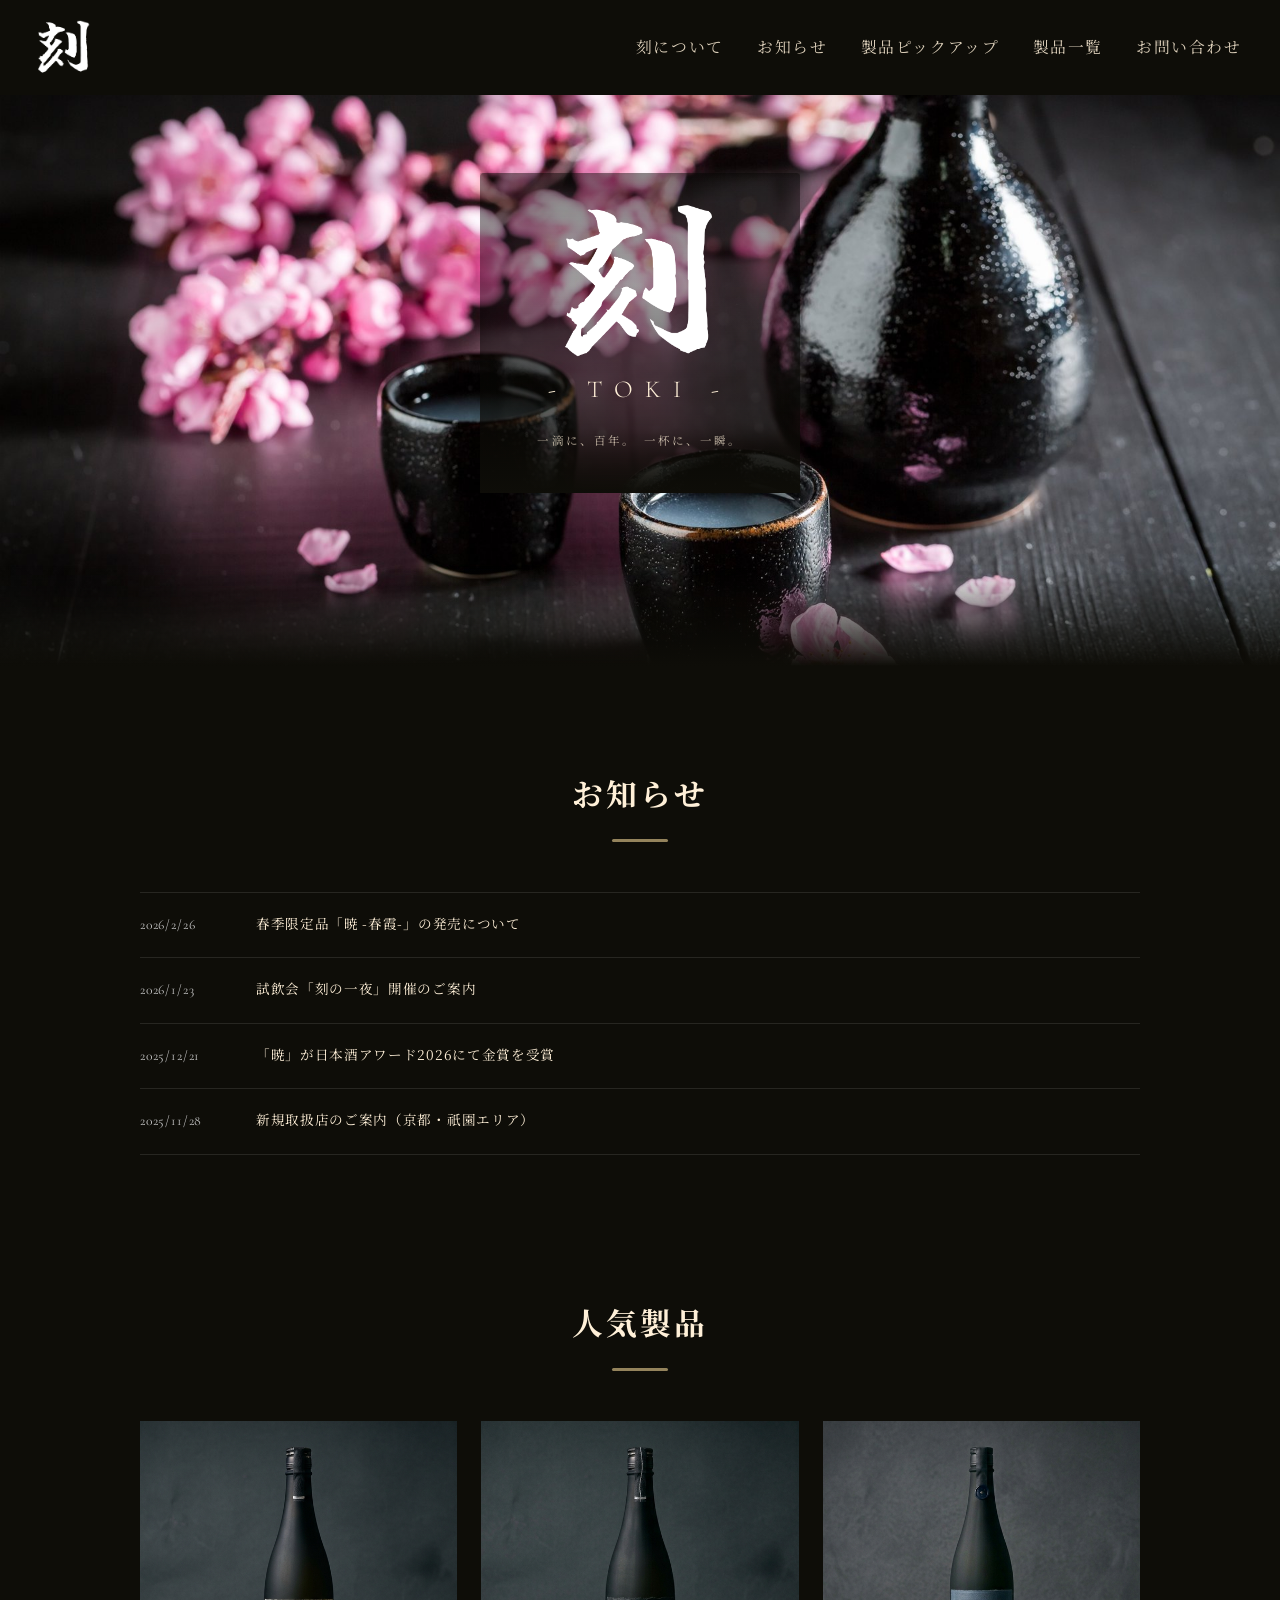
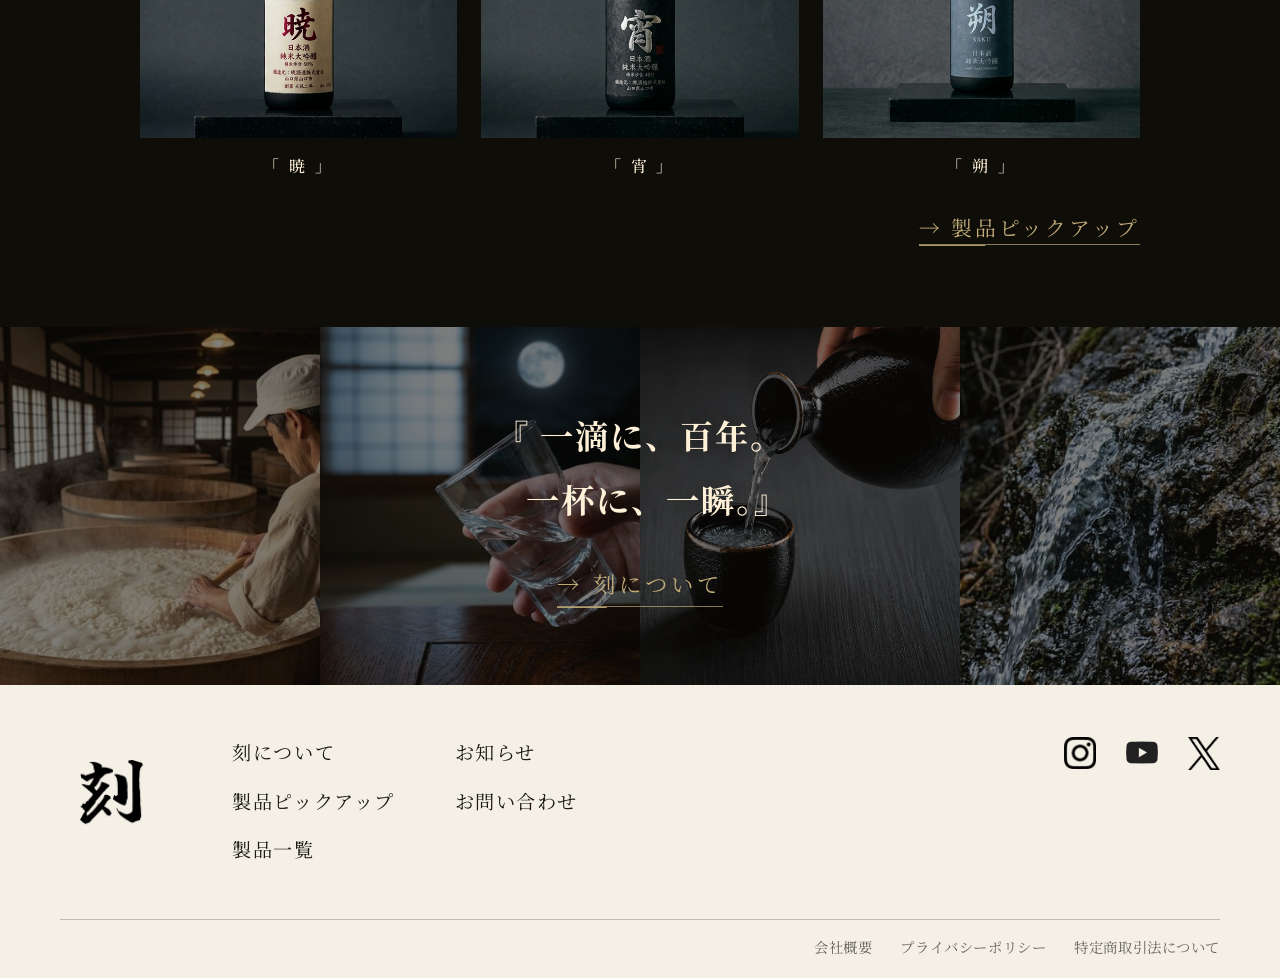
<file: index.html>
<!DOCTYPE html>
<html lang="ja">
<head>
<meta charset="UTF-8">
<meta name="viewport" content="width=device-width, initial-scale=1.0">
<title>刻 - TOKI</title>
<link rel="preconnect" href="https://fonts.googleapis.com">
<link rel="preconnect" href="https://fonts.gstatic.com" crossorigin>
<link href="https://fonts.googleapis.com/css2?family=Cormorant+Garamond:ital,wght@0,300;0,400;0,500;1,300&family=Noto+Serif+JP:wght@300;400;500;700;900&display=swap" rel="stylesheet">
<link rel="stylesheet" href="style.css">
</head>
<body>

<!-- HEADER -->
<header class="site-header">
  <a href="index.html" class="site-logo"><img src="img/toki.png" alt="刻"></a>
  <button class="hamburger" aria-label="メニューを開く" aria-expanded="false">
    <span></span><span></span><span></span>
  </button>
  <nav><ul class="site-nav">
    <li><a href="about.html">刻について</a></li>
    <li><a href="news.html">お知らせ</a></li>
    <li><a href="pickup.html">製品ピックアップ</a></li>
    <li><a href="products.html">製品一覧</a></li>
    <li><a href="contact.html">お問い合わせ</a></li>
  </ul></nav>
</header>

<!-- HERO -->
<section class="hero">
  <img src="img/hero.jpg" alt="" class="hero-img">
  <div class="hero-blackbox">
  <div class="hero-overlay"></div>
  <div class="hero-content">
    <div class="hero-kanji"><img src="img/toki.png" alt="刻"></div>
    <div class="hero-toki">- TOKI -</div>
    <p class="hero-catchphrase">一滴に、百年。　一杯に、一瞬。</p>
  </div>
  </div>
</section>

<!-- お知らせ -->
<section class="news-section">
  <div class="section-wrap">
    <h2 class="section-title-center reveal">お知らせ</h2>
    <div class="gold-line-center"></div>
    <ul class="news-list reveal-stagger">
      <li class="news-row">
        <span class="news-date">2026/2/26</span>
        <span class="news-title">春季限定品「暁 -春霞-」の発売について</span>
      </li>
      <li class="news-row">
        <span class="news-date">2026/1/23</span>
        <span class="news-title">試飲会「刻の一夜」開催のご案内</span>
      </li>
      <li class="news-row">
        <span class="news-date">2025/12/21</span>
        <span class="news-title">「暁」が日本酒アワード2026にて金賞を受賞</span>
      </li>
      <li class="news-row">
        <span class="news-date">2025/11/28</span>
        <span class="news-title">新規取扱店のご案内（京都・祇園エリア）</span>
      </li>
    </ul>
  </div>
</section>

<!-- 人気製品 -->
<section class="popular-section">
  <div class="section-wrap">
    <h2 class="section-title-center reveal">人気製品</h2>
    <div class="gold-line-center"></div>
    <div class="product-grid-3 reveal-stagger">
      <div class="product-thumb">
        <img src="img/akatsuki.png" alt="暁">
        <p class="product-thumb-name">「 暁 」</p>
      </div>
      <div class="product-thumb">
        <img src="img/yoi.png" alt="宵">
        <p class="product-thumb-name">「 宵 」</p>
      </div>
      <div class="product-thumb">
        <img src="img/saku.png" alt="朔">
        <p class="product-thumb-name">「 朔 」</p>
      </div>
    </div>
    <div class="pickup-link-row reveal">
      <a href="pickup.html" class="pickup-link">→ 製品ピックアップ</a>
    </div>
  </div>
</section>

<!-- BRAND COLLAGE -->
<section class="brand-collage reveal">
  <div class="collage-grid">
    <img src="img/story1.jpg" alt="">
    <img src="img/story2.jpg" alt="">
    <img src="img/sake_pour.png" alt="">
    <img src="img/story3.jpg" alt="">
  </div>
  <div class="collage-overlay">
    <p class="collage-copy">『 一滴に、百年。<br>　一杯に、一瞬。』</p>
    <a href="about.html" class="about-link">→ 刻について</a>
  </div>
</section>

<!-- FOOTER -->
<footer class="site-footer">
  <div class="footer-body">
    <a href="index.html" class="footer-logo"><img src="img/toki2.png" alt="刻"></a>
    <nav class="footer-nav-cols">
      <ul class="footer-nav-col">
        <li><a href="about.html">刻について</a></li>
        <li><a href="pickup.html">製品ピックアップ</a></li>
        <li><a href="products.html">製品一覧</a></li>
      </ul>
      <ul class="footer-nav-col">
        <li><a href="news.html">お知らせ</a></li>
        <li><a href="contact.html">お問い合わせ</a></li>
      </ul>
    </nav>
    <div class="footer-social">
      <a href="#"><img src="img/Instagram_Glyph_Black.png" alt="instagram"></a>
      <a href="#"><img class="footer-y" src="img/yt_icon_almostblack_digital.png" alt="youtube"></a>
      <a href="#"><img src="img/logo-black.png" alt="x"></a>
    </div>
  </div>
  <div class="footer-bottom">
    <div class="footer-legal">
      <a href="#">会社概要</a>
      <a href="#">プライバシーポリシー</a>
      <a href="#">特定商取引法について</a>
    </div>
  </div>
</footer>

<script src="hamburger.js"></script>
<script src="animations.js"></script>
</body>
</html>
</file>
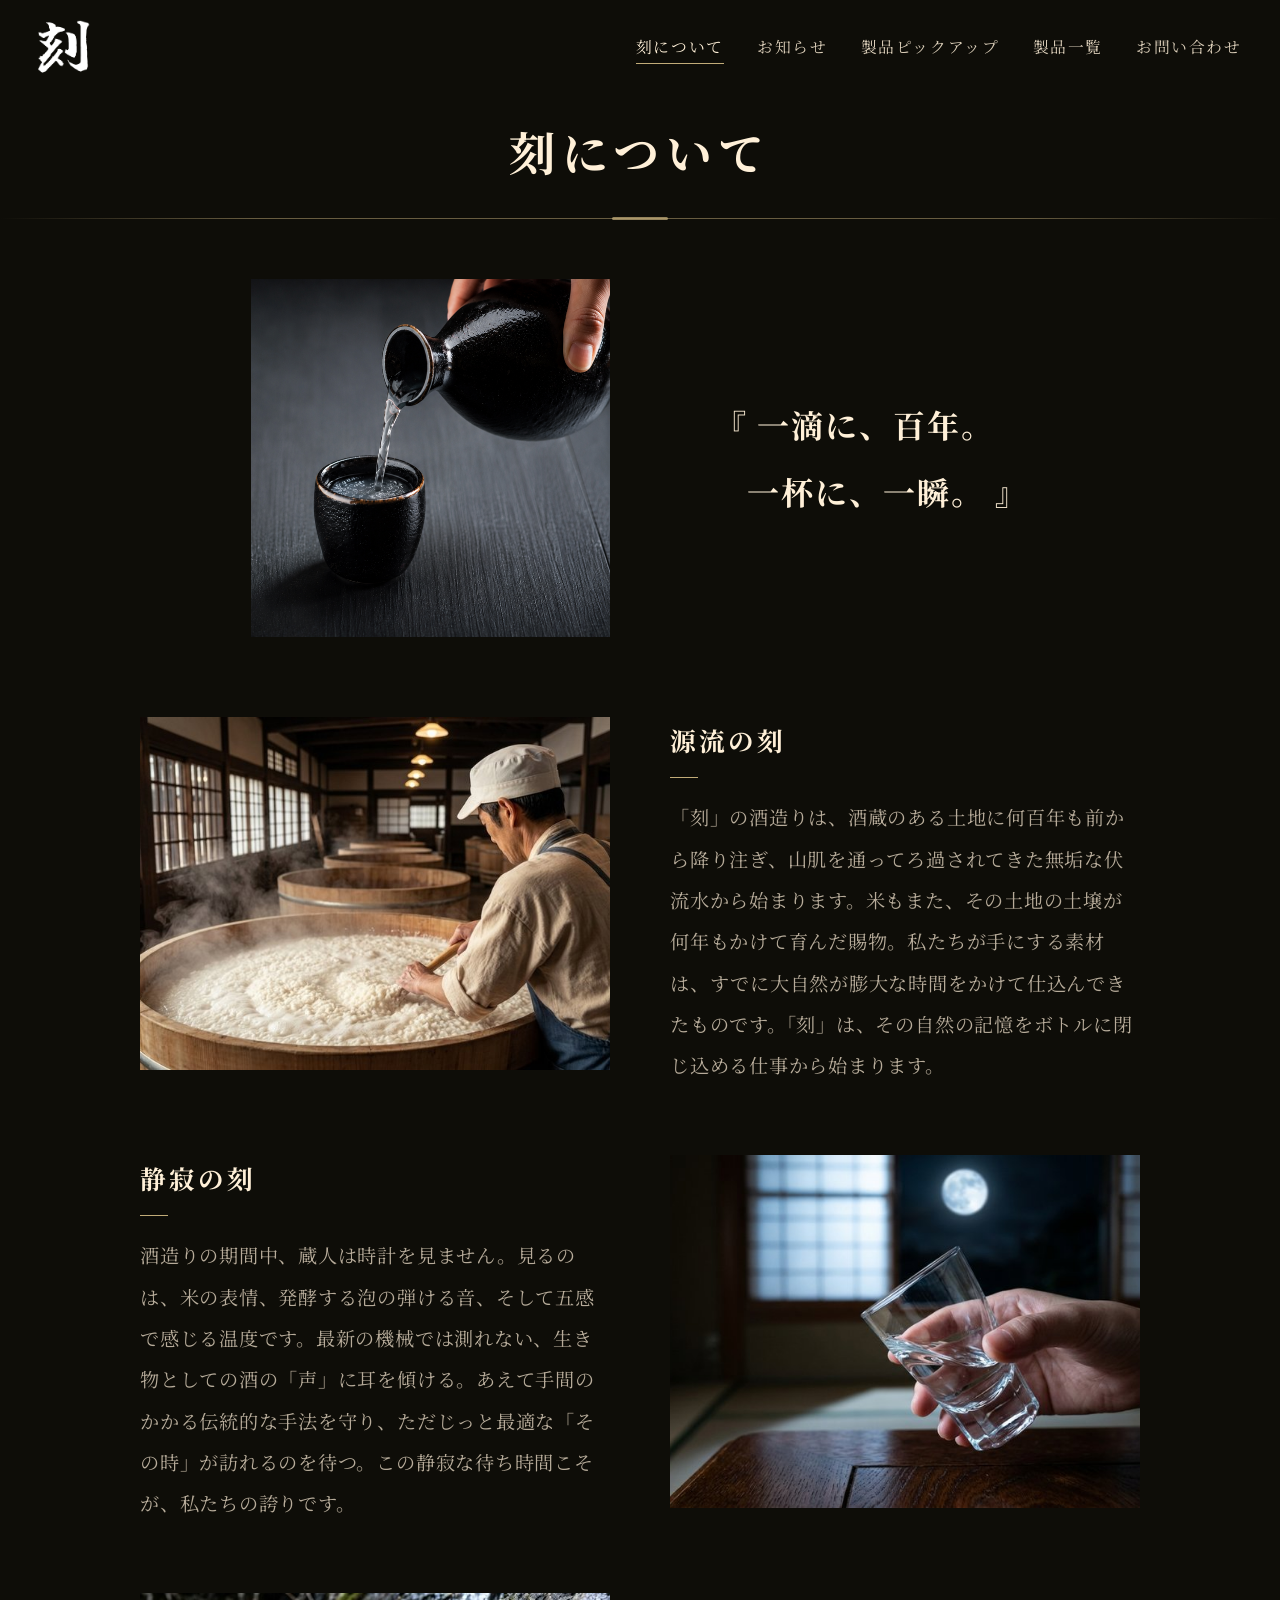
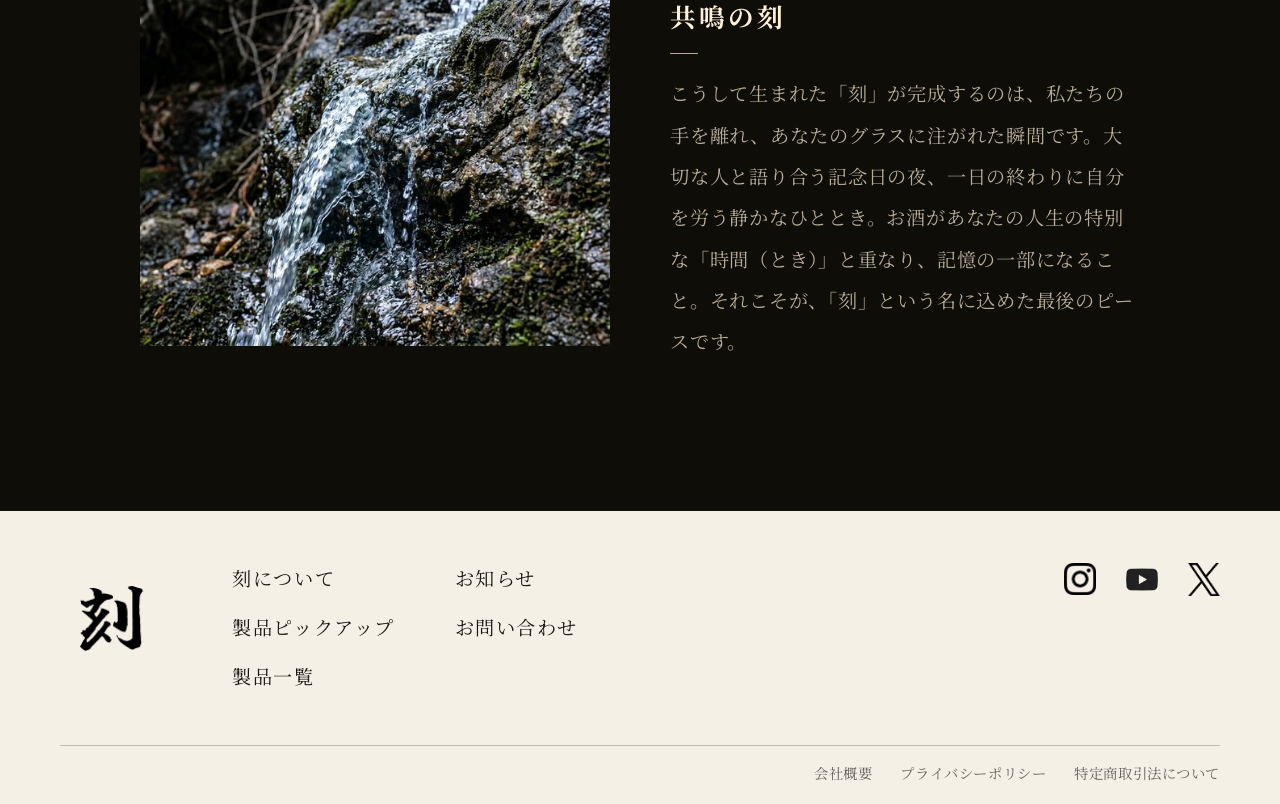
<file: about.html>
<!DOCTYPE html>
<html lang="ja">
<head>
<meta charset="UTF-8">
<meta name="viewport" content="width=device-width, initial-scale=1.0">
<title>刻について - TOKI</title>
<link rel="preconnect" href="https://fonts.googleapis.com">
<link rel="preconnect" href="https://fonts.gstatic.com" crossorigin>
<link href="https://fonts.googleapis.com/css2?family=Cormorant+Garamond:ital,wght@0,300;0,400;0,500;1,300&family=Noto+Serif+JP:wght@300;400;500;700;900&display=swap" rel="stylesheet">
<link rel="stylesheet" href="style.css">
</head>
<body>

<header class="site-header">
  <a href="index.html" class="site-logo"><img src="img/toki.png" alt="刻"></a>
  <button class="hamburger" aria-label="メニューを開く" aria-expanded="false">
    <span></span><span></span><span></span>
  </button>
  <nav><ul class="site-nav">
    <li><a href="about.html" class="active">刻について</a></li>
    <li><a href="news.html">お知らせ</a></li>
    <li><a href="pickup.html">製品ピックアップ</a></li>
    <li><a href="products.html">製品一覧</a></li>
    <li><a href="contact.html">お問い合わせ</a></li>
  </ul></nav>
</header>

<!-- PAGE TITLE (left-aligned) -->
<div class="page-header-center reveal">
  <h1 class="page-title">刻について</h1>
  <div class="gold-line-center"></div>
  <div class="gold-rule"></div>
</div>

<!-- CONTENT -->
<div class="about-content">

  <!-- キャッチ -->
  <div class="about-catch reveal">
    <img src="img/sake_pour.png" alt="刻">
    <p class="about-quote">『 一滴に、百年。<br>　　一杯に、一瞬。 』</p>
  </div>

  <!-- 源流の刻: image left, text right -->
  <div class="about-story reveal">
    <div class="about-img"><img src="img/story1.jpg" alt="源流の刻"></div>
    <div class="about-text">
      <h2 class="about-story-title">源流の刻</h2>
      <div class="about-gold-bar"></div>
      <p class="about-body">「刻」の酒造りは、酒蔵のある土地に何百年も前から降り注ぎ、山肌を通ってろ過されてきた無垢な伏流水から始まります。米もまた、その土地の土壌が何年もかけて育んだ賜物。私たちが手にする素材は、すでに大自然が膨大な時間をかけて仕込んできたものです。「刻」は、その自然の記憶をボトルに閉じ込める仕事から始まります。</p>
    </div>
  </div>

  <!-- 静寂の刻: text left, image right -->
  <div class="about-story reverse reveal">
    <div class="about-text">
      <h2 class="about-story-title">静寂の刻</h2>
      <div class="about-gold-bar"></div>
      <p class="about-body">酒造りの期間中、蔵人は時計を見ません。見るのは、米の表情、発酵する泡の弾ける音、そして五感で感じる温度です。最新の機械では測れない、生き物としての酒の「声」に耳を傾ける。あえて手間のかかる伝統的な手法を守り、ただじっと最適な「その時」が訪れるのを待つ。この静寂な待ち時間こそが、私たちの誇りです。</p>
    </div>
    <div class="about-img"><img src="img/story2.jpg" alt="静寂の刻"></div>
  </div>

  <!-- 共鳴の刻: image left, text right -->
  <div class="about-story reveal">
    <div class="about-img"><img src="img/story3.jpg" alt="共鳴の刻"></div>
    <div class="about-text">
      <h2 class="about-story-title">共鳴の刻</h2>
      <div class="about-gold-bar"></div>
      <p class="about-body">こうして生まれた「刻」が完成するのは、私たちの手を離れ、あなたのグラスに注がれた瞬間です。大切な人と語り合う記念日の夜、一日の終わりに自分を労う静かなひととき。お酒があなたの人生の特別な「時間（とき）」と重なり、記憶の一部になること。それこそが、「刻」という名に込めた最後のピースです。</p>
    </div>
  </div>

</div>

<footer class="site-footer">
  <div class="footer-body">
    <a href="index.html" class="footer-logo"><img src="img/toki2.png" alt="刻"></a>
    <nav class="footer-nav-cols">
      <ul class="footer-nav-col">
        <li><a href="about.html">刻について</a></li>
        <li><a href="pickup.html">製品ピックアップ</a></li>
        <li><a href="products.html">製品一覧</a></li>
      </ul>
      <ul class="footer-nav-col">
        <li><a href="news.html">お知らせ</a></li>
        <li><a href="contact.html">お問い合わせ</a></li>
      </ul>
    </nav>
    <div class="footer-social">
      <a href="#"><img src="img/Instagram_Glyph_Black.png" alt="instagram"></a>
      <a href="#"><img class="footer-y" src="img/yt_icon_almostblack_digital.png" alt="youtube"></a>
      <a href="#"><img src="img/logo-black.png" alt="x"></a>
    </div>
  </div>
  <div class="footer-bottom">
    <div class="footer-legal">
      <a href="#">会社概要</a>
      <a href="#">プライバシーポリシー</a>
      <a href="#">特定商取引法について</a>
    </div>
  </div>
</footer>

<script src="hamburger.js"></script>
<script src="animations.js"></script>
</body>
</html>
</file>
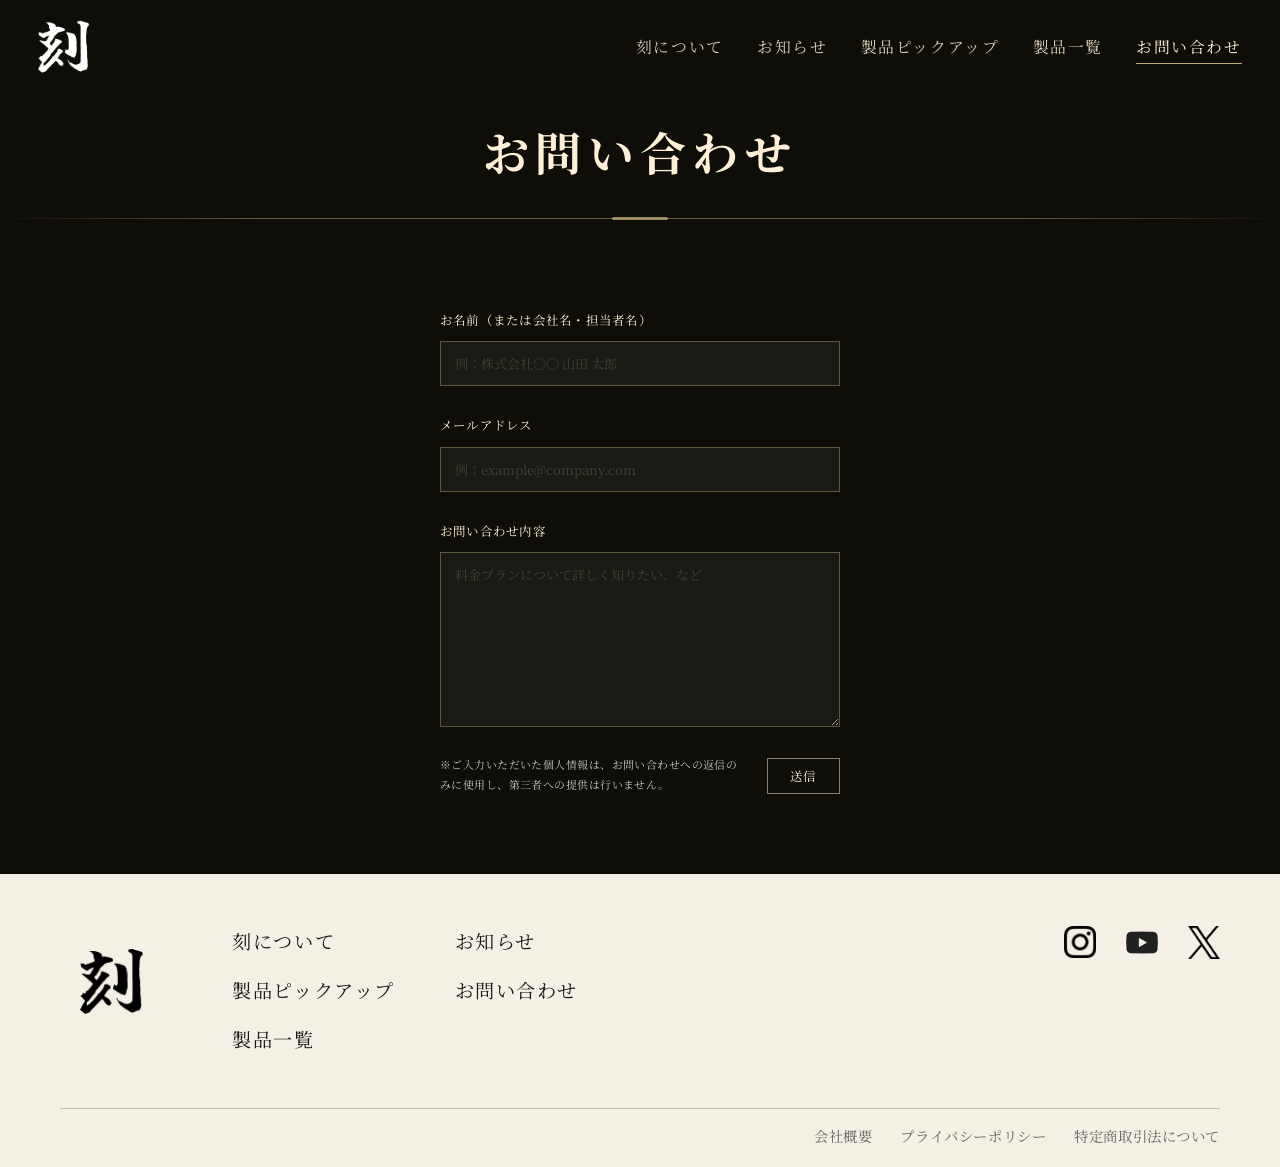
<file: contact.html>
<!DOCTYPE html>
<html lang="ja">
<head>
<meta charset="UTF-8">
<meta name="viewport" content="width=device-width, initial-scale=1.0">
<title>お問い合わせ - TOKI</title>
<link rel="preconnect" href="https://fonts.googleapis.com">
<link rel="preconnect" href="https://fonts.gstatic.com" crossorigin>
<link href="https://fonts.googleapis.com/css2?family=Cormorant+Garamond:ital,wght@0,300;0,400;0,500;1,300&family=Noto+Serif+JP:wght@300;400;500;700;900&display=swap" rel="stylesheet">
<link rel="stylesheet" href="style.css">
</head>
<body>

<header class="site-header">
  <a href="index.html" class="site-logo"><img src="img/toki.png" alt="刻"></a>
  <button class="hamburger" aria-label="メニューを開く" aria-expanded="false">
    <span></span><span></span><span></span>
  </button>
  <nav><ul class="site-nav">
    <li><a href="about.html">刻について</a></li>
    <li><a href="news.html">お知らせ</a></li>
    <li><a href="pickup.html">製品ピックアップ</a></li>
    <li><a href="products.html">製品一覧</a></li>
    <li><a href="contact.html" class="active">お問い合わせ</a></li>
  </ul></nav>
</header>

<!-- PAGE TITLE (centered, large) -->
<div class="page-header-center reveal">
  <h1 class="page-title">お問い合わせ</h1>
  <div class="gold-line-center"></div>
  <div class="gold-rule"></div>
</div>

<div class="contact-content">
  <div class="contact-form-wrap reveal">
    <div class="form-group">
      <label class="form-label">お名前（または会社名・担当者名）</label>
      <input type="text" class="form-field" placeholder="例：株式会社〇〇 山田 太郎" required>
    </div>
    <div class="form-group">
      <label class="form-label">メールアドレス</label>
      <input type="email" class="form-field" placeholder="例：example@company.com" required>
    </div>
    <div class="form-group">
      <label class="form-label">お問い合わせ内容</label>
      <textarea class="form-field form-textarea" placeholder="料金プランについて詳しく知りたい、など" required></textarea>
    </div>
    <div class="form-footer-row">
      <p class="form-note">※ご入力いただいた個人情報は、お問い合わせへの返信のみに使用し、第三者への提供は行いません。</p>
      <button class="btn-send" type="submit">送信</button>
    </div>
  </div>
</div>

<footer class="site-footer">
  <div class="footer-body">
    <a href="index.html" class="footer-logo"><img src="img/toki2.png" alt="刻"></a>
    <nav class="footer-nav-cols">
      <ul class="footer-nav-col">
        <li><a href="about.html">刻について</a></li>
        <li><a href="pickup.html">製品ピックアップ</a></li>
        <li><a href="products.html">製品一覧</a></li>
      </ul>
      <ul class="footer-nav-col">
        <li><a href="news.html">お知らせ</a></li>
        <li><a href="contact.html">お問い合わせ</a></li>
      </ul>
    </nav>
    <div class="footer-social">
      <a href="#"><img src="img/Instagram_Glyph_Black.png" alt="instagram"></a>
      <a href="#"><img class="footer-y" src="img/yt_icon_almostblack_digital.png" alt="youtube"></a>
      <a href="#"><img src="img/logo-black.png" alt="x"></a>
    </div>
  </div>
  <div class="footer-bottom">
    <div class="footer-legal">
      <a href="#">会社概要</a>
      <a href="#">プライバシーポリシー</a>
      <a href="#">特定商取引法について</a>
    </div>
  </div>
</footer>

<script src="hamburger.js"></script>
<script src="animations.js"></script>
</body>
</html>
</file>
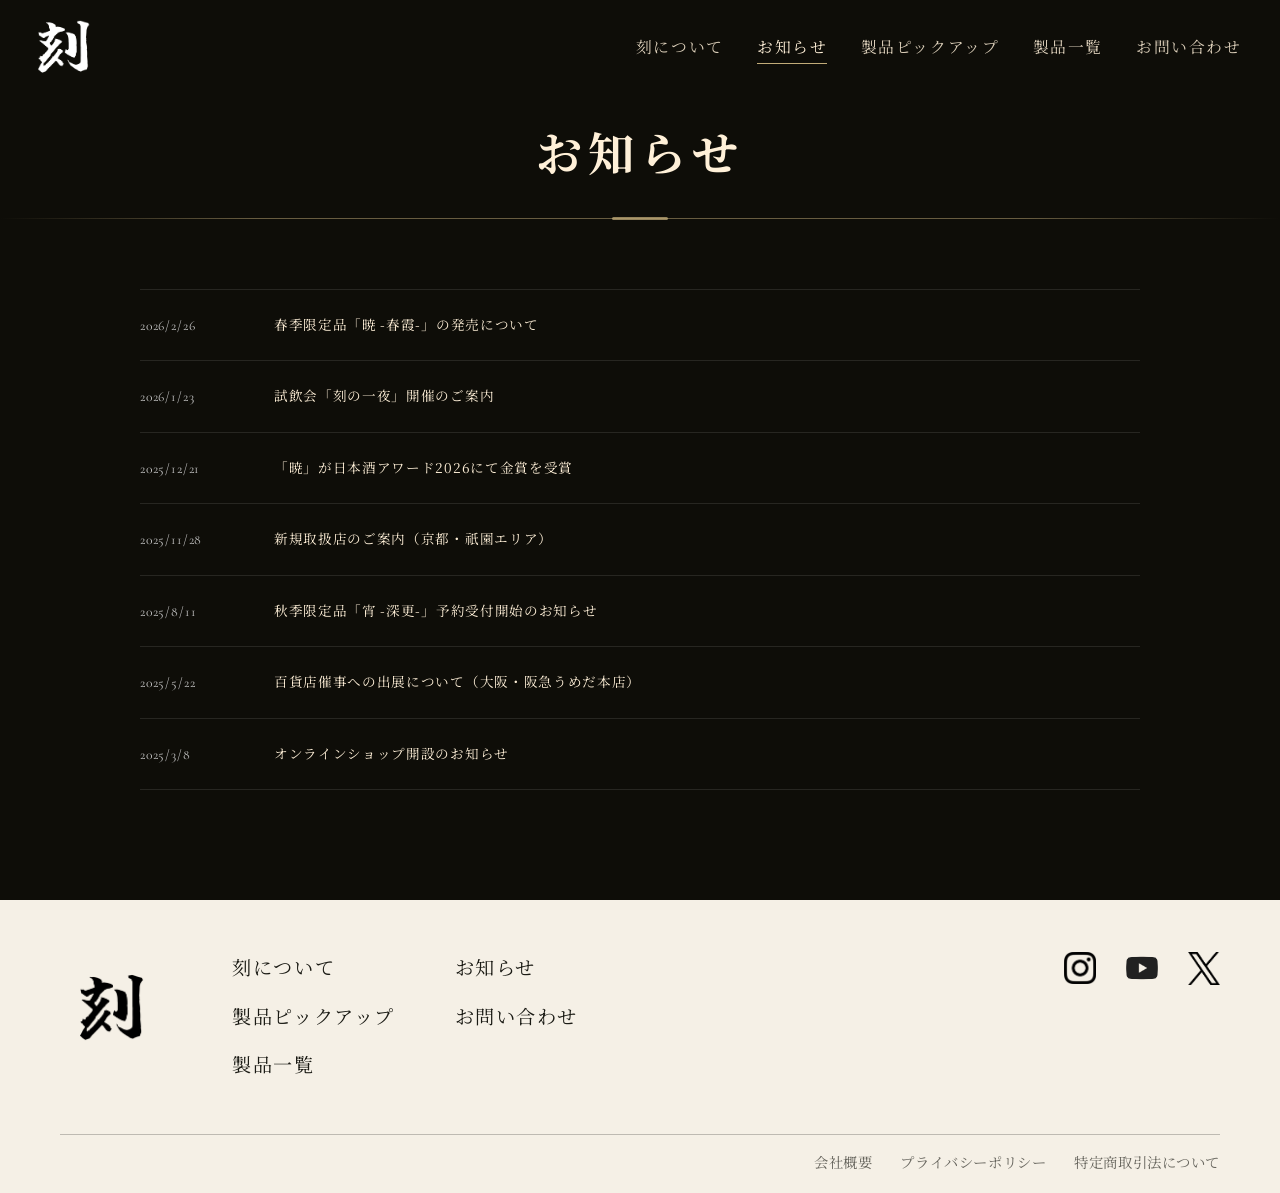
<file: news.html>
<!DOCTYPE html>
<html lang="ja">
<head>
<meta charset="UTF-8">
<meta name="viewport" content="width=device-width, initial-scale=1.0">
<title>お知らせ - TOKI</title>
<link rel="preconnect" href="https://fonts.googleapis.com">
<link rel="preconnect" href="https://fonts.gstatic.com" crossorigin>
<link href="https://fonts.googleapis.com/css2?family=Cormorant+Garamond:ital,wght@0,300;0,400;0,500;1,300&family=Noto+Serif+JP:wght@300;400;500;700;900&display=swap" rel="stylesheet">
<link rel="stylesheet" href="style.css">
</head>
<body>

<header class="site-header">
  <a href="index.html" class="site-logo"><img src="img/toki.png" alt="刻"></a>
  <button class="hamburger" aria-label="メニューを開く" aria-expanded="false">
    <span></span><span></span><span></span>
  </button>
  <nav><ul class="site-nav">
    <li><a href="about.html">刻について</a></li>
    <li><a href="news.html" class="active">お知らせ</a></li>
    <li><a href="pickup.html">製品ピックアップ</a></li>
    <li><a href="products.html">製品一覧</a></li>
    <li><a href="contact.html">お問い合わせ</a></li>
  </ul></nav>
</header>

<!-- PAGE TITLE (centered) -->
<div class="page-header-center reveal">
  <h1 class="page-title">お知らせ</h1>
  <div class="gold-line-center"></div>
  <div class="gold-rule"></div>
</div>

<div class="news-page-content">
  <ul class="news-page-list reveal-stagger">
    <li class="news-page-row">
      <span class="news-page-date">2026/2/26</span>
      <span class="news-page-title">春季限定品「暁 -春霞-」の発売について</span>
    </li>
    <li class="news-page-row">
      <span class="news-page-date">2026/1/23</span>
      <span class="news-page-title">試飲会「刻の一夜」開催のご案内</span>
    </li>
    <li class="news-page-row">
      <span class="news-page-date">2025/12/21</span>
      <span class="news-page-title">「暁」が日本酒アワード2026にて金賞を受賞</span>
    </li>
    <li class="news-page-row">
      <span class="news-page-date">2025/11/28</span>
      <span class="news-page-title">新規取扱店のご案内（京都・祇園エリア）</span>
    </li>
    <li class="news-page-row">
      <span class="news-page-date">2025/8/11</span>
      <span class="news-page-title">秋季限定品「宵 -深更-」予約受付開始のお知らせ</span>
    </li>
    <li class="news-page-row">
      <span class="news-page-date">2025/5/22</span>
      <span class="news-page-title">百貨店催事への出展について（大阪・阪急うめだ本店）</span>
    </li>
    <li class="news-page-row">
      <span class="news-page-date">2025/3/8</span>
      <span class="news-page-title">オンラインショップ開設のお知らせ</span>
    </li>
  </ul>
</div>

<footer class="site-footer">
  <div class="footer-body">
    <a href="index.html" class="footer-logo"><img src="img/toki2.png" alt="刻"></a>
    <nav class="footer-nav-cols">
      <ul class="footer-nav-col">
        <li><a href="about.html">刻について</a></li>
        <li><a href="pickup.html">製品ピックアップ</a></li>
        <li><a href="products.html">製品一覧</a></li>
      </ul>
      <ul class="footer-nav-col">
        <li><a href="news.html">お知らせ</a></li>
        <li><a href="contact.html">お問い合わせ</a></li>
      </ul>
    </nav>
    <div class="footer-social">
      <a href="#"><img src="img/Instagram_Glyph_Black.png" alt="instagram"></a>
      <a href="#"><img class="footer-y" src="img/yt_icon_almostblack_digital.png" alt="youtube"></a>
      <a href="#"><img src="img/logo-black.png" alt="x"></a>
    </div>
  </div>
  <div class="footer-bottom">
    <div class="footer-legal">
      <a href="#">会社概要</a>
      <a href="#">プライバシーポリシー</a>
      <a href="#">特定商取引法について</a>
    </div>
  </div>
</footer>

<script src="hamburger.js"></script>
<script src="animations.js"></script>
</body>
</html>
</file>
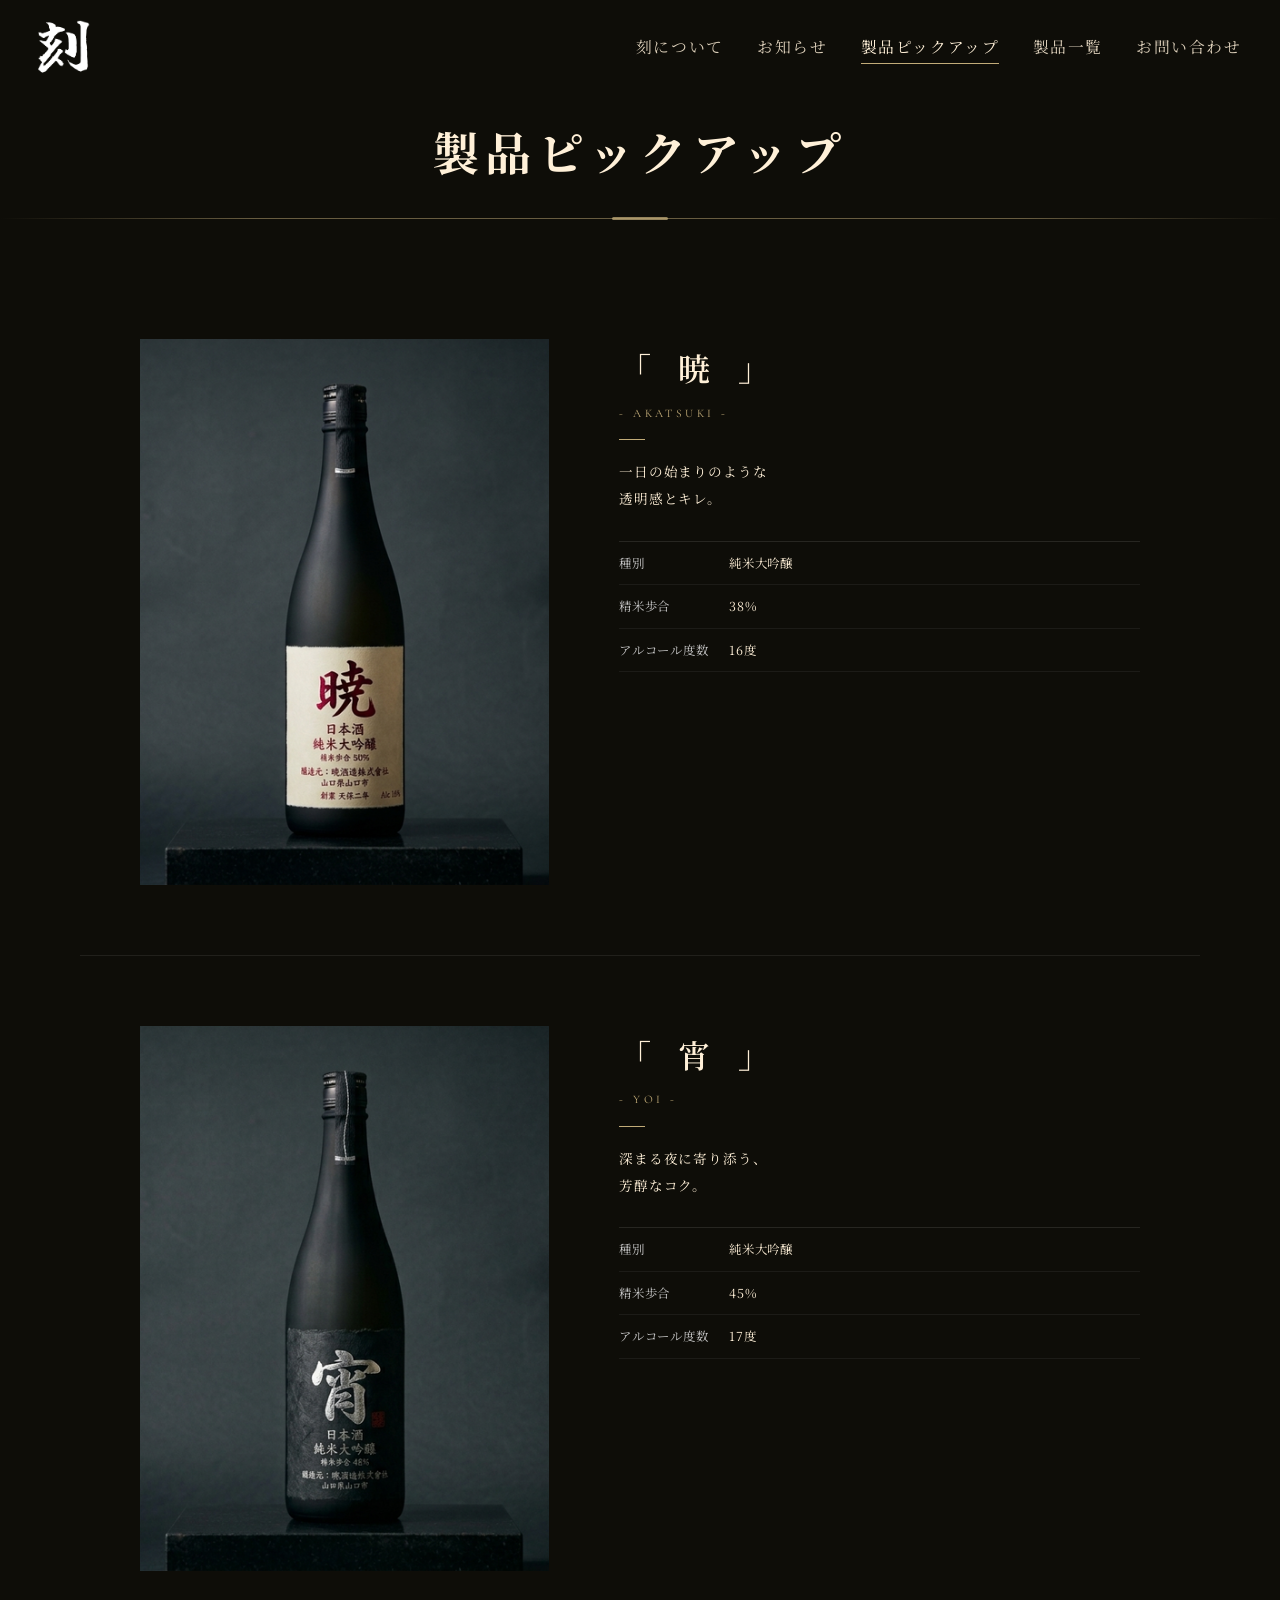
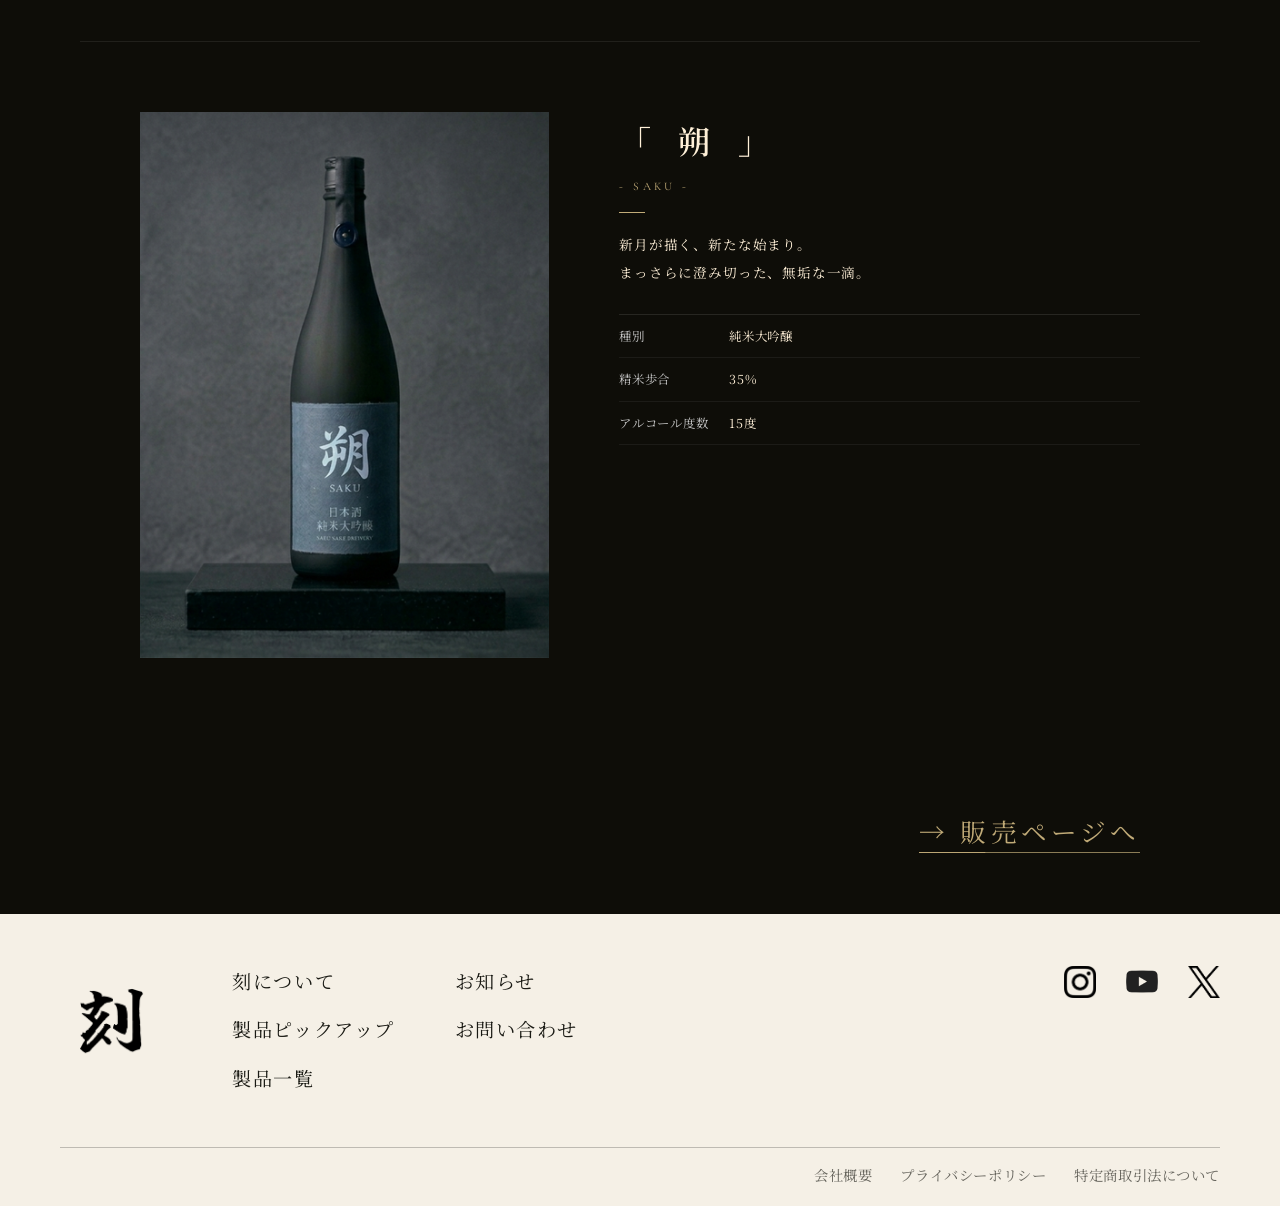
<file: pickup.html>
<!DOCTYPE html>
<html lang="ja">
<head>
<meta charset="UTF-8">
<meta name="viewport" content="width=device-width, initial-scale=1.0">
<title>製品ピックアップ - TOKI</title>
<link rel="preconnect" href="https://fonts.googleapis.com">
<link rel="preconnect" href="https://fonts.gstatic.com" crossorigin>
<link href="https://fonts.googleapis.com/css2?family=Cormorant+Garamond:ital,wght@0,300;0,400;0,500;1,300&family=Noto+Serif+JP:wght@300;400;500;700;900&display=swap" rel="stylesheet">
<link rel="stylesheet" href="style.css">
</head>
<body>

<header class="site-header">
  <a href="index.html" class="site-logo"><img src="img/toki.png" alt="刻"></a>
  <button class="hamburger" aria-label="メニューを開く" aria-expanded="false">
    <span></span><span></span><span></span>
  </button>
  <nav><ul class="site-nav">
    <li><a href="about.html">刻について</a></li>
    <li><a href="news.html">お知らせ</a></li>
    <li><a href="pickup.html" class="active">製品ピックアップ</a></li>
    <li><a href="products.html">製品一覧</a></li>
    <li><a href="contact.html">お問い合わせ</a></li>
  </ul></nav>
</header>

<!-- PAGE TITLE (left-aligned) -->
<div class="page-header-center reveal">
  <div class="page-title">製品ピックアップ</div>
    <div class="gold-line-center"></div>
  <div class="gold-rule"></div>
</div>

<div class="pickup-content">

  <!-- 暁 -->
  <div class="pickup-item reveal">
    <div class="pickup-item-img"><img src="img/akatsuki.png" alt="暁"></div>
    <div class="pickup-item-text">
      <p class="pickup-name">「 暁 」</p>
      <p class="pickup-romaji">- AKATSUKI -</p>
      <div class="pickup-gold-bar"></div>
      <p class="pickup-copy">一日の始まりのような<br>透明感とキレ。</p>
      <div class="pickup-specs">
        <div class="spec-row"><span class="spec-key">種別</span><span class="spec-val">純米大吟醸</span></div>
        <div class="spec-row"><span class="spec-key">精米歩合</span><span class="spec-val">38%</span></div>
        <div class="spec-row"><span class="spec-key">アルコール度数</span><span class="spec-val">16度</span></div>
      </div>
    </div>
  </div>

  <!-- 宵 -->
  <div class="pickup-item reveal">
    <div class="pickup-item-img"><img src="img/yoi.png" alt="宵"></div>
    <div class="pickup-item-text">
      <p class="pickup-name">「 宵 」</p>
      <p class="pickup-romaji">- YOI -</p>
      <div class="pickup-gold-bar"></div>
      <p class="pickup-copy">深まる夜に寄り添う、<br>芳醇なコク。</p>
      <div class="pickup-specs">
        <div class="spec-row"><span class="spec-key">種別</span><span class="spec-val">純米大吟醸</span></div>
        <div class="spec-row"><span class="spec-key">精米歩合</span><span class="spec-val">45%</span></div>
        <div class="spec-row"><span class="spec-key">アルコール度数</span><span class="spec-val">17度</span></div>
      </div>
    </div>
  </div>

  <!-- 朔 -->
  <div class="pickup-item reveal">
    <div class="pickup-item-img"><img src="img/saku.png" alt="朔"></div>
    <div class="pickup-item-text">
      <p class="pickup-name">「 朔 」</p>
      <p class="pickup-romaji">- SAKU -</p>
      <div class="pickup-gold-bar"></div>
      <p class="pickup-copy">新月が描く、新たな始まり。<br>まっさらに澄み切った、無垢な一滴。</p>
      <div class="pickup-specs">
        <div class="spec-row"><span class="spec-key">種別</span><span class="spec-val">純米大吟醸</span></div>
        <div class="spec-row"><span class="spec-key">精米歩合</span><span class="spec-val">35%</span></div>
        <div class="spec-row"><span class="spec-key">アルコール度数</span><span class="spec-val">15度</span></div>
      </div>
    </div>
  </div>

</div>

<div class="sell-link-wrap reveal">
  <a href="#" class="sell-link">→ 販売ページへ</a>
</div>

<footer class="site-footer">
  <div class="footer-body">
    <a href="index.html" class="footer-logo"><img src="img/toki2.png" alt="刻"></a>
    <nav class="footer-nav-cols">
      <ul class="footer-nav-col">
        <li><a href="about.html">刻について</a></li>
        <li><a href="pickup.html">製品ピックアップ</a></li>
        <li><a href="products.html">製品一覧</a></li>
      </ul>
      <ul class="footer-nav-col">
        <li><a href="news.html">お知らせ</a></li>
        <li><a href="contact.html">お問い合わせ</a></li>
      </ul>
    </nav>
    <div class="footer-social">
      <a href="#"><img src="img/Instagram_Glyph_Black.png" alt="instagram"></a>
      <a href="#"><img class="footer-y" src="img/yt_icon_almostblack_digital.png" alt="youtube"></a>
      <a href="#"><img src="img/logo-black.png" alt="x"></a>
    </div>
  </div>
  <div class="footer-bottom">
    <div class="footer-legal">
      <a href="#">会社概要</a>
      <a href="#">プライバシーポリシー</a>
      <a href="#">特定商取引法について</a>
    </div>
  </div>
</footer>

<script src="hamburger.js"></script>
<script src="animations.js"></script>
</body>
</html>
</file>
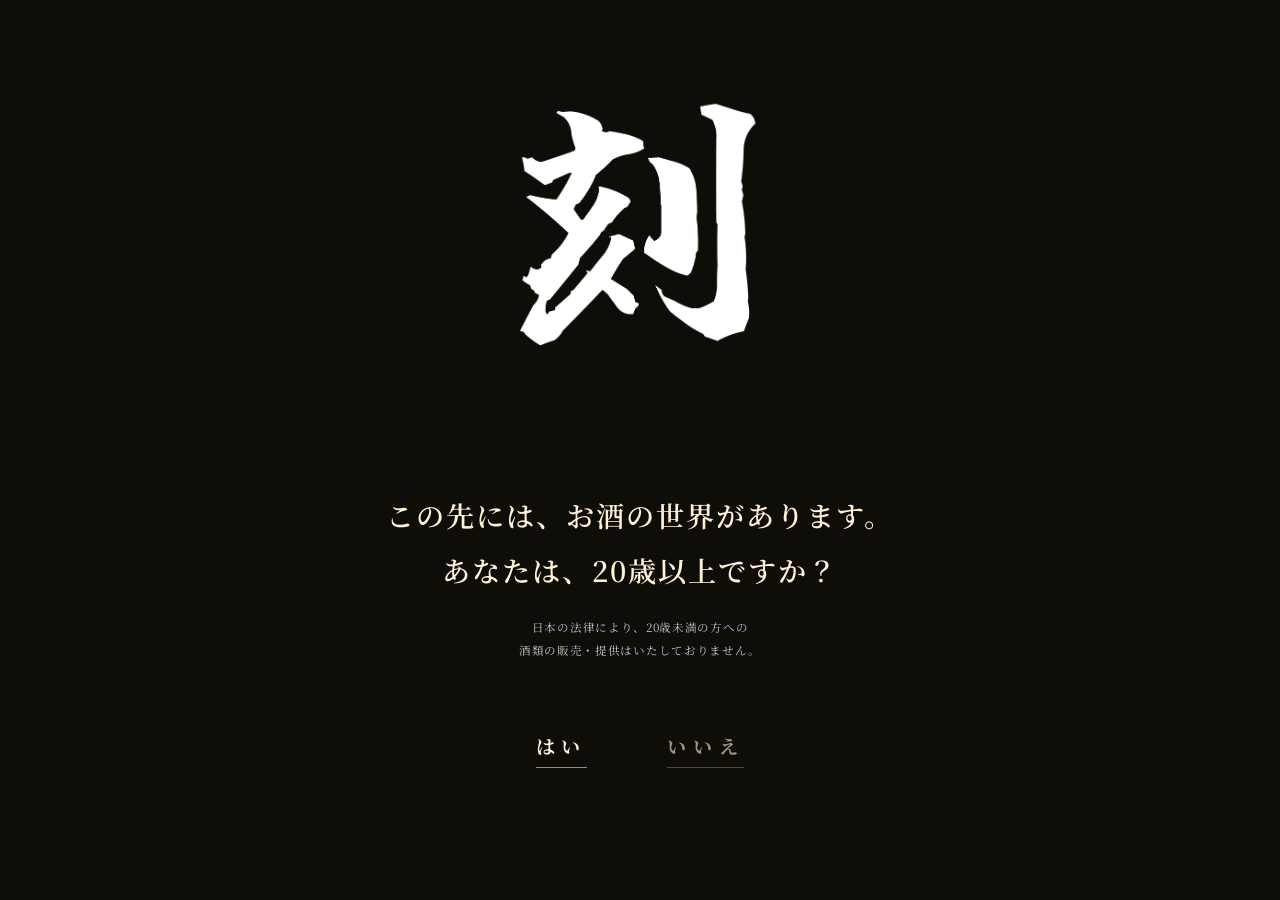
<file: products.html>
<!DOCTYPE html>
<html lang="ja">
<head>
<meta charset="UTF-8">
<meta name="viewport" content="width=device-width, initial-scale=1.0">
<title>製品一覧 - TOKI</title>
<link rel="preconnect" href="https://fonts.googleapis.com">
<link rel="preconnect" href="https://fonts.gstatic.com" crossorigin>
<link href="https://fonts.googleapis.com/css2?family=Cormorant+Garamond:ital,wght@0,300;0,400;0,500;1,300&family=Noto+Serif+JP:wght@300;400;500;700;900&display=swap" rel="stylesheet">
<link rel="stylesheet" href="style.css">
</head>
<body>

<!-- 年齢確認 (AGE GATE) -->
<div class="age-gate" id="ageGate">
  <div class="age-gate-logo"><img src="img/toki.png" alt="刻"></div>
  <div class="age-gate-body">
    <p class="age-gate-main">この先には、お酒の世界があります。<br>あなたは、20歳以上ですか？</p>
    <p class="age-gate-sub">
      日本の法律により、20歳未満の方への<br>
      酒類の販売・提供はいたしておりません。
    </p>
    <div class="age-gate-btns">
      <button class="age-btn yes" onclick="enterSite()">はい</button>
      <button class="age-btn no" onclick="denyEntry()">いいえ</button>
    </div>
  </div>
</div>

<!-- MAIN CONTENT (hidden until verified) -->
<div id="mainContent" style="display:none;">

<header class="site-header">
  <a href="index.html" class="site-logo"><img src="img/toki.png" alt="刻"></a>
  <button class="hamburger" aria-label="メニューを開く" aria-expanded="false">
    <span></span><span></span><span></span>
  </button>
  <nav><ul class="site-nav">
    <li><a href="about.html">刻について</a></li>
    <li><a href="news.html">お知らせ</a></li>
    <li><a href="pickup.html">製品ピックアップ</a></li>
    <li><a href="products.html" class="active">製品一覧</a></li>
    <li><a href="contact.html">お問い合わせ</a></li>
  </ul></nav>
</header>

<!-- PAGE TITLE (centered) -->
<div class="page-header-center reveal">
  <h1 class="page-title">製品一覧</h1>
  <div class="gold-line-center"></div>
  <div class="gold-rule"></div>
</div>

<div class="products-list-content">
  <div class="products-grid-2 reveal-stagger">

    <!-- 暁 -->
    <div class="product-list-card">
      <img src="img/akatsuki.png" alt="暁">
      <div>
        <p class="pl-name">「 暁 」</p>
        <p class="pl-romaji">- AKATSUKI -</p>
        <div class="pl-gold"></div>
        <p class="pl-copy">一日の始まりのような<br>透明感とキレ。</p>
        <div class="pl-specs">
          <div class="pl-spec-row"><span class="pl-spec-key">種別</span><span class="pl-spec-val">純米大吟醸</span></div>
          <div class="pl-spec-row"><span class="pl-spec-key">精米歩合</span><span class="pl-spec-val">38%</span></div>
          <div class="pl-spec-row"><span class="pl-spec-key">アルコール度数</span><span class="pl-spec-val">16度</span></div>
        </div>
      </div>
    </div>

    <!-- 宵 -->
    <div class="product-list-card">
      <img src="img/yoi.png" alt="宵">
      <div>
        <p class="pl-name">「 宵 」</p>
        <p class="pl-romaji">- YOI -</p>
        <div class="pl-gold"></div>
        <p class="pl-copy">深まる夜に寄り添う、<br>芳醇なコク。</p>
        <div class="pl-specs">
          <div class="pl-spec-row"><span class="pl-spec-key">種別</span><span class="pl-spec-val">純米大吟醸</span></div>
          <div class="pl-spec-row"><span class="pl-spec-key">精米歩合</span><span class="pl-spec-val">45%</span></div>
          <div class="pl-spec-row"><span class="pl-spec-key">アルコール度数</span><span class="pl-spec-val">17度</span></div>
        </div>
      </div>
    </div>

    <!-- 朔 -->
    <div class="product-list-card">
      <img src="img/saku.png" alt="朔">
      <div>
        <p class="pl-name">「 朔 」</p>
        <p class="pl-romaji">- SAKU -</p>
        <div class="pl-gold"></div>
        <p class="pl-copy">新月が描く、新たな始まり。<br>まっさらに澄み切った、無垢な一滴。</p>
        <div class="pl-specs">
          <div class="pl-spec-row"><span class="pl-spec-key">種別</span><span class="pl-spec-val">純米大吟醸</span></div>
          <div class="pl-spec-row"><span class="pl-spec-key">精米歩合</span><span class="pl-spec-val">35%</span></div>
          <div class="pl-spec-row"><span class="pl-spec-key">アルコール度数</span><span class="pl-spec-val">15度</span></div>
        </div>
      </div>
    </div>

    <!-- 燈 -->
    <div class="product-list-card">
      <img src="img/tomoshibi.png" alt="燈">
      <div>
        <p class="pl-name">「 燈 」</p>
        <p class="pl-romaji">- TOMOSHIBI -</p>
        <div class="pl-gold"></div>
        <p class="pl-copy">夜の帳に灯る一点の光。<br>ゆらぐ温もりと、長い余韻。</p>
        <div class="pl-specs">
          <div class="pl-spec-row"><span class="pl-spec-key">種別</span><span class="pl-spec-val">純米</span></div>
          <div class="pl-spec-row"><span class="pl-spec-key">精米歩合</span><span class="pl-spec-val">60%</span></div>
          <div class="pl-spec-row"><span class="pl-spec-key">アルコール度数</span><span class="pl-spec-val">16度</span></div>
        </div>
      </div>
    </div>

    <!-- 霞 (春限定) -->
    <div class="product-list-card spring">
      <img src="img/kasumi.png" alt="霞">
      <div>
        <p class="pl-name">「 霞 」<span class="badge-limited">春限定</span></p>
        <p class="pl-romaji">- KASUMI -</p>
        <div class="pl-gold"></div>
        <p class="pl-copy">春の光を映したような、<br>やさしくほどける甘み。</p>
        <div class="pl-specs">
          <div class="pl-spec-row"><span class="pl-spec-key">種別</span><span class="pl-spec-val">純米吟醸</span></div>
          <div class="pl-spec-row"><span class="pl-spec-key">精米歩合</span><span class="pl-spec-val">50%</span></div>
          <div class="pl-spec-row"><span class="pl-spec-key">アルコール度数</span><span class="pl-spec-val">14度</span></div>
        </div>
      </div>
    </div>

    <!-- 黎 (限定生産) -->
    <div class="product-list-card premium">
      <img src="img/rei.png" alt="黎">
      <div>
        <p class="pl-name">「 黎 」<span class="badge-limited">限定生産</span></p>
        <p class="pl-romaji">- REI -</p>
        <div class="pl-gold"></div>
        <p class="pl-copy">夜が明ける、その一瞬前。<br>研ぎ澄まされた静寂の味。</p>
        <div class="pl-specs">
          <div class="pl-spec-row"><span class="pl-spec-key">種別</span><span class="pl-spec-val">純米大吟醸</span></div>
          <div class="pl-spec-row"><span class="pl-spec-key">精米歩合</span><span class="pl-spec-val">23%</span></div>
          <div class="pl-spec-row"><span class="pl-spec-key">アルコール度数</span><span class="pl-spec-val">16度</span></div>
        </div>
      </div>
    </div>

  </div>
</div>

<footer class="site-footer">
  <div class="footer-body">
    <a href="index.html" class="footer-logo"><img src="img/toki2.png" alt="刻"></a>
    <nav class="footer-nav-cols">
      <ul class="footer-nav-col">
        <li><a href="about.html">刻について</a></li>
        <li><a href="pickup.html">製品ピックアップ</a></li>
        <li><a href="products.html">製品一覧</a></li>
      </ul>
      <ul class="footer-nav-col">
        <li><a href="news.html">お知らせ</a></li>
        <li><a href="contact.html">お問い合わせ</a></li>
      </ul>
    </nav>
    <div class="footer-social">
      <a href="#"><img src="img/Instagram_Glyph_Black.png" alt="instagram"></a>
      <a href="#"><img class="footer-y" src="img/yt_icon_almostblack_digital.png" alt="youtube"></a>
      <a href="#"><img src="img/logo-black.png" alt="x"></a>
    </div>
  </div>
  <div class="footer-bottom">
    <div class="footer-legal">
      <a href="#">会社概要</a>
      <a href="#">プライバシーポリシー</a>
      <a href="#">特定商取引法について</a>
    </div>
  </div>
</footer>

</div>
<!-- /mainContent -->

<script src="animations.js"></script>
<script>
  // Check if already verified in this session
  if (sessionStorage.getItem('age_ok') === '1') {
    document.getElementById('ageGate').style.display = 'none';
    document.getElementById('mainContent').style.display = 'block';
    if (window.tokiInitReveal) { window.tokiInitReveal(); }
  }

  function enterSite() {
    sessionStorage.setItem('age_ok', '1');
    document.getElementById('ageGate').style.display = 'none';
    document.getElementById('mainContent').style.display = 'block';
    // display:none の間は監視できないので、表示後にスクロールリビールを再評価
    if (window.tokiInitReveal) { window.tokiInitReveal(); }
  }

  function denyEntry() {
    document.getElementById('ageGate').innerHTML =
      '<div style="flex:1;display:flex;align-items:center;justify-content:center;">' +
      '<p style="color:#c7c7c7;font-size:0.85rem;letter-spacing:0.1em;">本サイトへのアクセスはご利用いただけません。</p>' +
      '</div>';
  }
</script>
<script src="hamburger.js"></script>

</body>
</html>
</file>
<file: style.css>
@import url('https://fonts.googleapis.com/css2?family=Cormorant+Garamond:ital,wght@0,300;0,400;0,500;1,300;1,400&family=Noto+Serif+JP:wght@300;400;500;700;900&display=swap');

*, *::before, *::after { box-sizing: border-box; margin: 0; padding: 0; }
html { font-size: 16px; }
body {
  background: #0e0d08;
  color: #fff0d8;
  font-family: 'Noto Serif JP', 'Yu Mincho', 'YuMincho', '游明朝', 'Hiragino Mincho ProN', serif;
  -webkit-font-smoothing: antialiased;
  line-height: 1.8;
}
a { color: inherit; text-decoration: none; }
img { display: block; max-width: 100%; }
button { font-family: inherit; }

/* HEADER */
.site-header {
  position: fixed;
  top: 0; left: 0; right: 0;
  z-index: 200;
  display: flex;
  align-items: center;
  justify-content: space-between;
  padding: clamp(20px, 4vw, 20px) clamp(20px, 3vw, 80px);
  min-height: 60px;
  background: #0e0d08;
  backdrop-filter: blur(6px);
}
.site-logo img {
  width: clamp(2.6em, 4vw, 4em);
}
.site-nav {
  display: flex;
  align-items: center;
  list-style: none;
}
.site-nav li + li { margin-left: clamp(14px, 2.6vw, 38px); }
.site-nav a {
  font-size: clamp(0.75rem, 1.6vw, calc(1.3rem - 5px));
  letter-spacing: 0.1em;
  color: #fff0d8;
  opacity: 0.85;
}
.site-nav a:hover,
.site-nav a.active { opacity: 1; }

/* FOOTER */
.site-footer {
  background: #f5f0e6;
  color: #1a1a14;
  padding: 44px 60px 0;
}
.footer-body {
  display: flex;
  align-items: flex-start;
  gap: clamp(24px, 3vw, 60px);
  padding-bottom: 38px;
}
.footer-logo {
  display: block;
  width: clamp(2.8rem, 5vw, 6rem);
  flex-shrink: 0;
  margin-top: clamp(3px,3vw,30px);
  margin-left: clamp(5px,2vw,20px);
}
.footer-logo img {
  width: 100%;
  height: auto;
}
.footer-nav-cols {
  display: flex;
  gap: clamp(32px, 5vw, 60px);
  flex: 1;
  padding: 6px 0 0 clamp(0px, 4vw, 50px);
}
.footer-nav-col { list-style: none; }
.footer-nav-col li { margin-bottom: 14px; }
.footer-nav-col a {
  font-size: clamp(0.75rem, 2vw, 1.2rem);
  letter-spacing: 0.08em;
  color: #1a1a14;
}
.footer-social {
  display: flex;
  align-items: flex-start;
  gap: 22px;
  padding-top: 8px;
  margin-left: auto;
}
.footer-social a {
  display: block;
}
.footer-social img {
  width: 2em;
  height: auto;
}
.footer-social .footer-y {
  width: 3em;
  height: auto;
  margin-top: -0.3em;
}
@media (max-width: 900px) {
  .footer-social {
    flex-direction: column;
    align-items: center;
    gap: 12px;
  }

  .footer-social .footer-y {
    margin-top: 0;
  }
}
@media (max-width: 550px) {
  .site-footer {
    padding: 28px 24px 0;
  }
  .footer-body {
    flex-direction: column;
    align-items: center;
    gap: 20px;
    padding-bottom: 24px;
    text-align: center;
  }
  .footer-logo {
    margin: 0 auto;
    width: 3rem;
  }
  .footer-nav-cols {
    flex-direction: column;
    align-items: center;
    gap: 0;
    padding: 0;
  }
  .footer-nav-col {
    display: flex;
    flex-wrap: wrap;
    justify-content: center;
    gap: 0 20px;
  }
  .footer-nav-col li {
    margin-bottom: 10px;
  }
  .footer-nav-col a {
    font-size: 0.78rem;
  }
  .footer-social {
    flex-direction: row;
    justify-content: center;
    gap: 20px;
    margin-left: 0;
  }
  .footer-social img { width: 1.6em; }
  .footer-social .footer-y { width: 2.4em; margin-top: 0; }
  .footer-legal {
    gap: 16px;
  }
  .footer-legal a {
    font-size: 0.6rem;
  }
}
.footer-bottom {
  border-top: 0.5px solid rgba(26,26,20,0.25);
  padding: 14px 0 18px;
  display: flex;
  justify-content: flex-end;
  align-items: center;
}
.footer-legal {
  display: flex;
  gap: 28px;
}
.footer-legal a {
  font-size: 0.9rem;
  color: rgba(26,26,20,0.65);
  letter-spacing: 0.04em;
}

/* TOP PAGE — HERO */
.hero {
  position: relative;
  width: 100%;
  height: 52vw;
  min-height: 560px;
  overflow: hidden;
}
.hero::after {
  content: '';
  position: absolute;
  left: 0; right: 0; bottom: 0;
  height: 15%;
  background: linear-gradient(to top, #0e0d08 0%, transparent 100%);
  pointer-events: none;
  z-index: 1;
}
.hero-img {
  width: 100%;
  height: 100%;
  object-fit: cover;
  object-position: center 40%;
}
.hero-overlay {
  position: absolute;
  inset: 0;
  background: linear-gradient(
    to bottom,
    rgba(14,13,8,0.18) 0%,
    rgba(14,13,8,0.05) 35%,
    rgba(14,13,8,0.55) 80%,
    #0e0d08 100%
  );
}
.hero-content {
  position: absolute;
  top: 48%;
  left: 50%;
  transform: translate(-50%, -50%);
  text-align: center;
  width: 100%;
}
.hero-kanji {
  img {width: 150px;}
  display: flex;
  justify-content: center;
  align-items: center;
  margin-bottom: 4px;
}
.hero-toki {
  font-family: 'Cormorant Garamond', Georgia, serif;
  font-size: clamp(16px, 1.9vw, 34px);
  font-weight: 300;
  letter-spacing: 0.5em;
  color: #fff0d8;
  margin-bottom: 18px;
}
.hero-catchphrase {
  font-size: clamp(11px, 0.9vw, 16px);
  letter-spacing: 0.18em;
  color: rgba(255,240,216,0.75);
}
.hero-blackbox {
  position: absolute;
  top: 50%;
  left: 50%;
  transform: translate(-50%, -50%);
  background-color: rgba(0, 0, 0, 0.35);
  padding:clamp(160px, 10vw, 220px) clamp(160px, 10vw, 220px);
  border-radius: 4px;
  text-align: center;
  width: fit-content;
  z-index: 2;
}

/* SECTION SHARED */
.section-wrap {
  max-width: 1120px;
  margin: 0 auto;
  padding: 0 60px;
}

/* section title: centered (お知らせ, 人気製品) */
.section-title-center {
  text-align: center;
  font-size: clamp(22px, 2.4vw, 42px);
  font-weight: 700;
  letter-spacing: 0.1em;
  margin-bottom: 18px;
}
.gold-line-center {
  width: 56px;
  height: 3px;
  background: #c1ab78;
  margin: 0 auto 50px;
  opacity: 0.75;
  border-radius: 10px;

}

/* full-width horizontal gold line (used on inner pages) */
.gold-rule {
  width: 100%;
  height: 1px;
  background: linear-gradient(to right, transparent 0%, #c1ab78 20%, #c1ab78 80%, transparent 100%);
  opacity: 0.5;
}

/* TOP PAGE — NEWS */
.news-section {
  padding: 100px 0 80px;
}
.news-list { list-style: none; margin-top: 0; }
.news-row {
  display: flex;
  align-items: baseline;
  gap: 28px;
  padding: 20px 0;
  border-bottom: 0.5px solid rgba(255,255,255,0.1);
  cursor: pointer;
}
.news-row:first-child { border-top: 0.5px solid rgba(255,255,255,0.1); }
.news-date {
  font-family: 'Cormorant Garamond', serif;
  font-size: 0.85rem;
  letter-spacing: 0.06em;
  color: #c7c7c7;
  min-width: 88px;
  flex-shrink: 0;
}
.news-title {
  font-size: 0.85rem;
  letter-spacing: 0.05em;
  line-height: 1.6;
  color: #fff0d8;
}

/* TOP PAGE — POPULAR PRODUCTS */
.popular-section { padding: 60px 0 80px; }
.product-grid-3 {
  display: grid;
  grid-template-columns: repeat(3, 1fr);
  gap: 24px;
  margin-bottom: 28px;
}
.product-thumb img {
  width: 100%;
  aspect-ratio: 1 / 1;
  object-fit: cover;
}
.product-thumb-name {
  text-align: center;
  font-size: 1rem;
  letter-spacing: 0.18em;
  margin-top: 14px;
  font-weight: 500;
}
.pickup-link-row {
  text-align: right;
}
.pickup-link {
  font-size: 1.3rem;
  letter-spacing: 0.14em;
  color: #c1ab78;
  border-bottom: 0.5px solid rgba(193,171,120,0.7);
  padding-bottom: 2px;
}

/* TOP PAGE — BRAND COLLAGE */
.brand-collage {
  position: relative;
  width: 100%;
}
.collage-grid {
  display: grid;
  grid-template-columns: repeat(4, 1fr);
  height: 28vw;
  min-height: 280px;
  max-height: 460px;
}
.collage-grid img {
  width: 100%;
  height: 100%;
  object-fit: cover;
  display: block;
}
.collage-overlay {
  position: absolute;
  inset: 0;
  background: rgba(14,13,8,0.52);
  display: flex;
  flex-direction: column;
  align-items: center;
  justify-content: center;
  gap: 32px;
}
.collage-copy {
  font-size: clamp(20px, 2.6vw, 48px);
  font-weight: 700;
  letter-spacing: 0.06em;
  text-align: center;
  line-height: 1.9;
  text-shadow: 0 2px 24px rgba(0,0,0,0.6);
}
.about-link {
  font-size: clamp(1.2rem,2vw,1.4rem);
  letter-spacing: 0.18em;
  color: #c1ab78;
  border-bottom: 0.5px solid rgba(193,171,120,0.7);
  padding-bottom: 3px;
}

/* INNER PAGE HEADER AREA */

/* centered title (お知らせ, お問い合わせ, 製品一覧) */
.page-header-center {
  padding: 110px 0 0;
  text-align: center;
}
.page-header-center .page-title {
  font-size: clamp(26px, 3.6vw, 60px);
  font-weight: 700;
  letter-spacing: 0.14em;
  margin-bottom: 24px;
}
.page-header-center .gold-line-center {
  margin-bottom: -2px;
}

/* 刻について */
.about-content { padding: 60px 0 80px; }

.about-catch {
  max-width: 1120px;
  margin: 0 auto;
  padding: 0 60px 80px;
  display: grid;
  grid-template-columns: auto auto;
  gap: 70px;
  align-items: center;
  justify-content: center;
}
.about-catch img {
  width: clamp(220px, 28vw, 360px);
  aspect-ratio: 1;
  object-fit: cover;
}
.about-quote {
  font-size: clamp(20px, 2.5vw, 60px);
  font-weight: 700;
  letter-spacing: 0.06em;
  line-height: 2.1;
  text-align: center;
}

.about-story {
  max-width: 1120px;
  margin: 0 auto;
  padding: 0 60px 70px;
  display: grid;
  grid-template-columns: 1fr 1fr;
  gap: 60px;
  align-items: start;
}
.about-story.reverse .about-img { order: 2; }
.about-story.reverse .about-text { order: 1; }

.about-story-title {
  font-size: clamp(18px, 2vw, 38px);
  font-weight: 700;
  letter-spacing: 0.12em;
  margin-bottom: 14px;
}
.about-gold-bar {
  width: 28px;
  height: 1px;
  background: #c1ab78;
  margin-bottom: 18px;
}
.about-body {
  font-size: clamp(0.8rem,2vw,1.2rem);
  line-height: 2.15;
  color: rgba(255,240,216,0.7);
  letter-spacing: 0.04em;
}
.about-img img {
  width: 100%;
  aspect-ratio: 4 / 3;
  object-fit: cover;
}
@media (max-width: 900px) {
  .about-story {
    align-items: center;
  }
}

/* 製品ピックアップ */
.pickup-content { padding: 50px 0 60px; }
.pickup-item {
  max-width: 1120px;
  margin: 0 auto;
  padding: 70px 60px 70px;
  display: grid;
  grid-template-columns: 44fr 56fr;
  gap: 70px;
  align-items: start;
  border-bottom: 0.5px solid rgba(255,255,255,0.08);
}
.pickup-item:last-of-type { border-bottom: none; }
.pickup-item-img img {
  width: 100%;
  aspect-ratio: 3 / 4;
  object-fit: cover;
  object-position: center bottom;
}
.pickup-name {
  font-size: clamp(22px, 2.5vw, 40px);
  font-weight: 600;
  letter-spacing: 0.3em;
  margin-bottom: 6px;
}
.pickup-romaji {
  font-family: 'Cormorant Garamond', serif;
  font-size: 0.72rem;
  letter-spacing: 0.3em;
  color: #c1ab78;
  margin-bottom: 16px;
}
.pickup-gold-bar {
  width: 26px;
  height: 1px;
  background: #c1ab78;
  margin-bottom: 18px;
}
.pickup-copy {
  font-size: 0.85rem;
  line-height: 2;
  letter-spacing: 0.06em;
  margin-bottom: 28px;
}
.pickup-specs { border-top: 0.5px solid rgba(255,255,255,0.1); }
.spec-row {
  display: flex;
  padding: 10px 0;
  border-bottom: 0.5px solid rgba(255,255,255,0.06);
  font-size: 0.78rem;
  letter-spacing: 0.06em;
}
.spec-key { color: #c7c7c7; min-width: 110px; }
.spec-val { color: #fff0d8; }

.sell-link-wrap {
  max-width: 1120px;
  margin: 0 auto;
  padding: 20px 60px 60px;
  text-align: right;
}
.sell-link {
  font-size: clamp(1.3rem, 2vw, 1.7rem);
  letter-spacing: 0.16em;
  color: #c1ab78;
  border-bottom: 0.5px solid rgba(193,171,120,0.7);
  padding-bottom: 3px;
}

/* 製品一覧 */
.products-list-content { padding: 50px 0 80px; }
.products-grid-2 {
  max-width: 1120px;
  margin: 0 auto;
  display: grid;
  grid-template-columns: 1fr 1fr;
}
.product-list-card {
  padding: 46px 44px;
  border-bottom: 0.5px solid rgba(255,255,255,0.1);
  border-right: 0.5px solid rgba(255,255,255,0.1);
  display: grid;
  grid-template-columns: 230px 1fr;
  gap: 40px;
  align-items: start;
}
.product-list-card:nth-child(even) { border-right: none; }
.product-list-card:nth-last-child(-n+2) { border-bottom: none; }

@media (max-width: 900px) {
  .products-grid-2 {
    grid-template-columns: 1fr;
  }

  .product-list-card {
    border-right: none;
    border-bottom: 0.5px solid rgba(255,255,255,0.1);
    grid-template-columns: 230px auto;
    justify-content: center;
    align-items: center;
  }

  .product-list-card > div {
    text-align: left;
  }

  .product-list-card:nth-last-child(-n+2) {
    border-bottom: 0.5px solid rgba(255,255,255,0.1);
  }

  .product-list-card:last-child {
    border-bottom: none;
  }
}
@media (max-width: 550px) {
  /* 製品一覧: 画像上・テキスト下・中央揃え */
  .product-list-card {
    grid-template-columns: 1fr;
    padding: 32px 20px;
    justify-items: center;
    text-align: center;
  }
  .product-list-card img {
    width: 100%;
    height: auto;
    aspect-ratio: 1 / 1;
  }
  .pl-gold { margin: 0 auto 12px; }
  .pl-specs { text-align: left; width: 100%; }

  /* 製品ピックアップ: 画像上・テキスト下 */
  .pickup-item {
    grid-template-columns: 1fr;
    gap: 24px;
    padding: 40px clamp(20px, 8vw, 48px);
  }
  .pickup-item-img {
    display: flex;
    justify-content: center;
  }
  .pickup-item-img img {
    width: clamp(160px, 55vw, 260px);
    aspect-ratio: 1 / 1;
    object-fit: cover;
  }
  .pickup-item-text {
    padding-left: calc((100% - clamp(160px, 55vw, 260px)) / 2);
    padding-right: clamp(26px, 6vw, 42px);
  }
}
.product-list-card img {
  width: 230px;
  height: 230px;
  object-fit: cover;
}
.pl-name {
  font-size: clamp(20px, 3.4vw, 28px);
  font-weight: 600;
  letter-spacing: 0.22em;
  margin-bottom: 4px;
}
.pl-romaji {
  font-family: 'Cormorant Garamond', serif;
  font-size: 0.85rem;
  letter-spacing: 0.28em;
  color: #c1ab78;
  margin-bottom: 10px;
}
.pl-gold {
  width: 22px;
  height: 1px;
  background: #c1ab78;
  margin-bottom: 12px;
}
.pl-copy {
  font-size: 0.95rem;
  line-height: 1.9;
  color: rgba(255,240,216,0.65);
  letter-spacing: 0.04em;
  margin-bottom: 14px;
}
.pl-specs {
  border-top: 0.5px solid rgba(255,255,255,0.08);
  padding-top: 10px;
}
.pl-spec-row {
  display: flex;
  gap: 14px;
  padding: 4px 0;
  font-size: 0.88rem;
  letter-spacing: 0.05em;
  border-bottom: 0.5px solid rgba(255,255,255,0.05);
}
.pl-spec-row:last-child { border-bottom: none; }
.pl-spec-key { color: #c7c7c7; min-width: 75px; }
.pl-spec-val { color: #fff0d8; }
.badge-limited {
  display: inline-block;
  font-size: 0.6rem;
  padding: 1px 6px;
  border: 0.5px solid rgba(193,171,120,0.6);
  color: #c1ab78;
  letter-spacing: 0.06em;
  margin-bottom: 6px;
  vertical-align: middle;
  margin-left: 8px;
}
.product-list-card.spring .badge-limited {
  color: #f2a7b8;
}
.product-list-card.premium .badge-limited {
  color: #ff5a5f;
}
/* ================================
   お知らせ
   ================================ */
.news-page-content { padding: 40px 0 80px; }
.news-page-list { max-width: 1120px; margin: 0 auto; padding: 30px 60px; list-style: none; }
.news-page-row {
  display: flex;
  align-items: baseline;
  gap: 38px;
  padding: 22px 0;
  border-bottom: 0.5px solid rgba(255,255,255,0.1);
  cursor: pointer;
}
.news-page-row:first-child { border-top: 0.5px solid rgba(255,255,255,0.1); }
.news-page-date {
  font-family: 'Cormorant Garamond', serif;
  font-size: 0.85rem;
  letter-spacing: 0.06em;
  color: #c7c7c7;
  min-width: 96px;
  flex-shrink: 0;
}
.news-page-title {
  font-size: 0.85rem;
  letter-spacing: 0.05em;
  color: #fff0d8;
}

/* お問い合わせ */
.contact-content { padding: 40px 0 80px; }
.contact-form-wrap {
  max-width: 460px;
  margin: 50px auto 0;
  padding: 0 30px;
}
.form-label {
  display: block;
  font-size: 0.78rem;
  letter-spacing: 0.1em;
  color: #fff0d8;
  margin-bottom: 10px;
}
.form-group { margin-bottom: 28px; }
.form-field {
  display: block;
  width: 100%;
  background: #1a1a14;
  border: 0.5px solid rgba(193,171,120,0.4);
  color: #fff0d8;
  font-family: 'Noto Serif JP', serif;
  font-size: 0.82rem;
  padding: 12px 14px;
  outline: none;
  -webkit-appearance: none;
}
.form-field:focus { border-color: rgba(193,171,120,0.75); }
.form-field::placeholder { color: rgba(255,240,216,0.18); }
.form-textarea { height: 175px; resize: vertical; }
.form-footer-row {
  display: flex;
  align-items: flex-end;
  justify-content: space-between;
  gap: 20px;
}
.form-note {
  font-size: 0.68rem;
  color: #c7c7c7;
  line-height: 1.8;
  letter-spacing: 0.04em;
}
.btn-send {
  flex-shrink: 0;
  background: transparent;
  border: 0.5px solid rgba(255,240,216,0.5);
  color: #fff0d8;
  font-size: 0.78rem;
  letter-spacing: 0.14em;
  padding: 8px 22px;
  cursor: pointer;
  transition: border-color 0.4s ease, background 0.4s ease, letter-spacing 0.4s ease;
}
.btn-send:hover {
  border-color: rgba(193,171,120,0.9);
  background: rgba(193,171,120,0.08);
  letter-spacing: 0.2em;
}

/* 年齢確認 (AGE GATE on products page) */
.age-gate {
  position: fixed;
  inset: 0;
  background: #0e0d08;
  z-index: 9999;
  display: flex; 
  flex-direction: column;
}
.age-gate-logo {
  display: flex;
  justify-content: center;
  padding: 100px 0 0 0;
  img{width: 15em;}
}
.age-gate-body {
  flex: 1;
  display: flex;
  flex-direction: column;
  align-items: center;
  justify-content: center;
  text-align: center;
}
.age-gate-main {
  font-size: clamp(18px, 2.2vw, 34px);
  font-weight: 600;
  letter-spacing: 0.07em;
  line-height: 1.95;
  margin-bottom: 18px;
}
.age-gate-sub {
  font-size: clamp(11px, 0.9vw, 14px);
  color: #c7c7c7;
  line-height: 2;
  letter-spacing: 0.06em;
  margin-bottom: 70px;
}
.age-gate-btns {
  display: flex;
  gap: 80px;
  align-items: center;
}
.age-btn {
  background: transparent;
  border: none;
  color: #fff0d8;
  font-family: 'Noto Serif JP', serif;
  font-size: clamp(16px, 1.5vw, 24px);
  font-weight: 700;
  letter-spacing: 0.35em;
  cursor: pointer;
  padding-bottom: 8px;
  border-bottom: 1px solid rgba(193,171,120,0.8);
  transition: opacity 0.3s ease, letter-spacing 0.3s ease;
}
.age-btn:hover {
  opacity: 0.75;
  letter-spacing: 0.4em;
}
.age-btn.no {
  color: rgba(255,240,216,0.6);
  border-bottom-color: rgba(193,171,120,0.4);
}

/* HAMBURGER MENU */
.hamburger {
  display: none;
  flex-direction: column;
  justify-content: space-between;
  width: 26px;
  height: 18px;
  background: none;
  border: none;
  cursor: pointer;
  padding: 0;
  z-index: 201;
  position: relative;
}
.hamburger span {
  display: block;
  width: 100%;
  height: 1px;
  background: #fff0d8;
  transition: transform 0.3s ease, opacity 0.3s ease;
  transform-origin: center;
}
.hamburger.open span:nth-child(1) {
  transform: translateY(8.5px) rotate(45deg);
}
.hamburger.open span:nth-child(2) {
  opacity: 0;
  transform: scaleX(0);
}
.hamburger.open span:nth-child(3) {
  transform: translateY(-8.5px) rotate(-45deg);
}

@media (max-width: 550px) {
  .hamburger {
    display: flex;
  }
  .site-header nav {
    display: none;
    position: absolute;
    inset: 0;
    background: #0e0d08;
    z-index: 1;
    flex-direction: column;
    align-items: center;
    justify-content: center;
  }
  .site-header nav.open {
    display: flex;
  }
  .site-header:has(nav.open) {
    z-index: 9999;
    bottom: 0;
  }
  .site-header:has(nav.open) .hamburger {
    position: absolute;
    top: clamp(20px, 4vw, 20px);
    right: clamp(20px, 3vw, 80px);
  }
  .site-nav {
    flex-direction: column;
    align-items: center;
  }
  .site-nav li + li {
    margin-left: 0;
    margin-top: 36px;
  }
  .site-nav a {
    font-size: 1.1rem;
    letter-spacing: 0.2em;
  }
}

/* ================================
   ANIMATIONS
   - scroll reveal / hover / hero intro
   ================================ */

/* スクロールで動きをつけない設定をしている人には配慮 */
@media (prefers-reduced-motion: reduce) {
  .reveal,
  .reveal-stagger > * {
    transition: none !important;
    opacity: 1 !important;
    transform: none !important;
  }
  .hero-kanji, .hero-toki, .hero-catchphrase, .hero-img {
    animation: none !important;
    opacity: 1 !important;
    transform: none !important;
  }
}

/* スクロールリビール：下からふわっと現れる */
.reveal {
  opacity: 0;
  transform: translateY(28px);
  transition: opacity 0.9s cubic-bezier(0.22, 1, 0.36, 1),
              transform 0.9s cubic-bezier(0.22, 1, 0.36, 1);
}
.reveal.is-visible {
  opacity: 1;
  transform: translateY(0);
}

/* 複数の子要素を少しずつ時間差で出す（カード・リスト用） */
.reveal-stagger > * {
  opacity: 0;
  transform: translateY(22px);
  transition: opacity 0.8s cubic-bezier(0.22, 1, 0.36, 1),
              transform 0.8s cubic-bezier(0.22, 1, 0.36, 1);
}
.reveal-stagger.is-visible > *:nth-child(1) { transition-delay: 0.05s; }
.reveal-stagger.is-visible > *:nth-child(2) { transition-delay: 0.16s; }
.reveal-stagger.is-visible > *:nth-child(3) { transition-delay: 0.27s; }
.reveal-stagger.is-visible > *:nth-child(4) { transition-delay: 0.38s; }
.reveal-stagger.is-visible > *:nth-child(5) { transition-delay: 0.46s; }
.reveal-stagger.is-visible > *:nth-child(6) { transition-delay: 0.52s; }
.reveal-stagger.is-visible > *:nth-child(n+7) { transition-delay: 0.58s; }
.reveal-stagger.is-visible > * {
  opacity: 1;
  transform: translateY(0);
}

/* ホバーエフェクト */
.product-thumb,
.pickup-item-img,
.about-img,
.product-list-card,
.news-row,
.news-page-row {
  transition: transform 0.5s cubic-bezier(0.22, 1, 0.36, 1);
}
.product-thumb:hover,
.pickup-item-img:hover,
.about-img:hover {
  transform: translateY(-6px);
}
.product-thumb img,
.collage-grid img {
  transition: transform 0.7s cubic-bezier(0.22, 1, 0.36, 1);
}
.product-thumb:hover img {
  transform: scale(1.04);
}
.collage-grid img:hover {
  transform: scale(1.05);
}
.news-row:hover,
.news-page-row:hover {
  padding-left: 8px;
  border-bottom-color: rgba(193,171,120,0.5);
}
.news-row, .news-page-row {
  transition: padding-left 0.4s ease, border-color 0.4s ease;
}
.product-list-card:hover {
  background: rgba(255,240,216,0.02);
}

/* リンクの下線が伸びるホバー */
.pickup-link,
.about-link,
.sell-link {
  position: relative;
}
.pickup-link::after,
.about-link::after,
.sell-link::after {
  content: '';
  position: absolute;
  left: 0; bottom: -1px;
  width: 100%;
  height: 0.5px;
  background: #c1ab78;
  transform: scaleX(0.3);
  transform-origin: left;
  transition: transform 0.45s cubic-bezier(0.22, 1, 0.36, 1);
  opacity: 0.9;
}
.pickup-link:hover::after,
.about-link:hover::after,
.sell-link:hover::after {
  transform: scaleX(1);
}

/* ナビゲーションリンクのホバー */
.site-nav a {
  position: relative;
  transition: opacity 0.3s ease;
}
.site-nav a::after {
  content: '';
  position: absolute;
  left: 0; bottom: -6px;
  width: 100%;
  height: 1px;
  background: #c1ab78;
  transform: scaleX(0);
  transform-origin: center;
  transition: transform 0.35s cubic-bezier(0.22, 1, 0.36, 1);
}
.site-nav a:hover::after,
.site-nav a.active::after {
  transform: scaleX(1);
}

/* HERO INTRO ANIMATION */
.hero-img {
  opacity: 0;
  transform: scale(1.08);
  animation: heroImgIn 1.8s cubic-bezier(0.22, 1, 0.36, 1) forwards;
}
.hero-kanji {
  opacity: 0;
  transform: translateY(18px);
  animation: heroFadeUp 1.1s cubic-bezier(0.22, 1, 0.36, 1) 0.5s forwards;
}
.hero-toki {
  opacity: 0;
  letter-spacing: 0.9em;
  animation: heroToki 1.3s cubic-bezier(0.22, 1, 0.36, 1) 0.9s forwards;
}
.hero-catchphrase {
  opacity: 0;
  transform: translateY(14px);
  animation: heroFadeUp 1.1s cubic-bezier(0.22, 1, 0.36, 1) 1.3s forwards;
}
@keyframes heroImgIn {
  from { opacity: 0; transform: scale(1.08); }
  to   { opacity: 1; transform: scale(1); }
}
@keyframes heroFadeUp {
  from { opacity: 0; transform: translateY(18px); }
  to   { opacity: 1; transform: translateY(0); }
}
@keyframes heroToki {
  from { opacity: 0; letter-spacing: 0.9em; }
  to   { opacity: 1; letter-spacing: 0.5em; }
}
</file>
